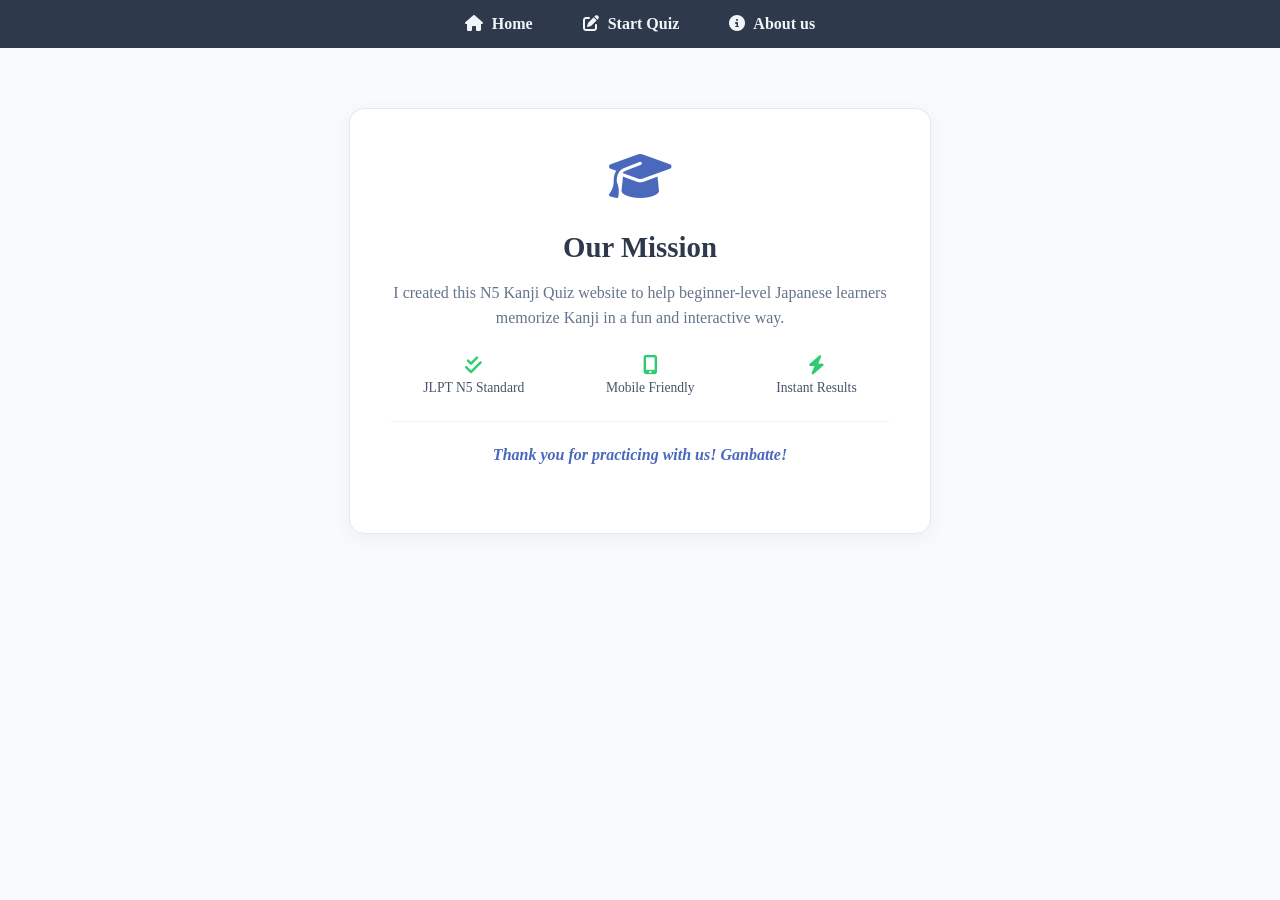
<file: about.html>
<!DOCTYPE html>
<html lang="en">
<head>
    <meta charset="UTF-8">
    <meta name="viewport" content="width=device-width, initial-scale=1.0">
    <title>About Us | N5 Kanji Quiz</title>
    <link rel="stylesheet" href="https://cdnjs.cloudflare.com/ajax/libs/font-awesome/6.4.2/css/all.min.css">
    <link rel="stylesheet" href="style.css">
</head>
<body>
    <nav class="navbar">
        <a href="index.html"><i class="fas fa-home"></i> Home</a>
        <a href="lesson.html"><i class="fas fa-pen-to-square"></i> Start Quiz</a>
        <a href="about.html"><i class="fas fa-circle-info"></i> About us</a>
    </nav>

    <div class="container about-section">
        <div class="about-card">
            <div class="about-icon">
                <i class="fas fa-graduation-cap"></i>
            </div>
            <h2>Our Mission</h2>
            <p>I created this N5 Kanji Quiz website to help beginner-level Japanese learners memorize Kanji in a fun and interactive way.</p>
            
            <div class="about-features">
                <div class="feature">
                    <i class="fas fa-check-double"></i>
                    <span>JLPT N5 Standard</span>
                </div>
                <div class="feature">
                    <i class="fas fa-mobile-screen-button"></i>
                    <span>Mobile Friendly</span>
                </div>
                <div class="feature">
                    <i class="fas fa-bolt"></i>
                    <span>Instant Results</span>
                </div>
            </div>

            <hr>
            
            <p class="thanks-note">Thank you for practicing with us! Ganbatte!</p>
        </div>
    </div>
</body>
</html>
</file>
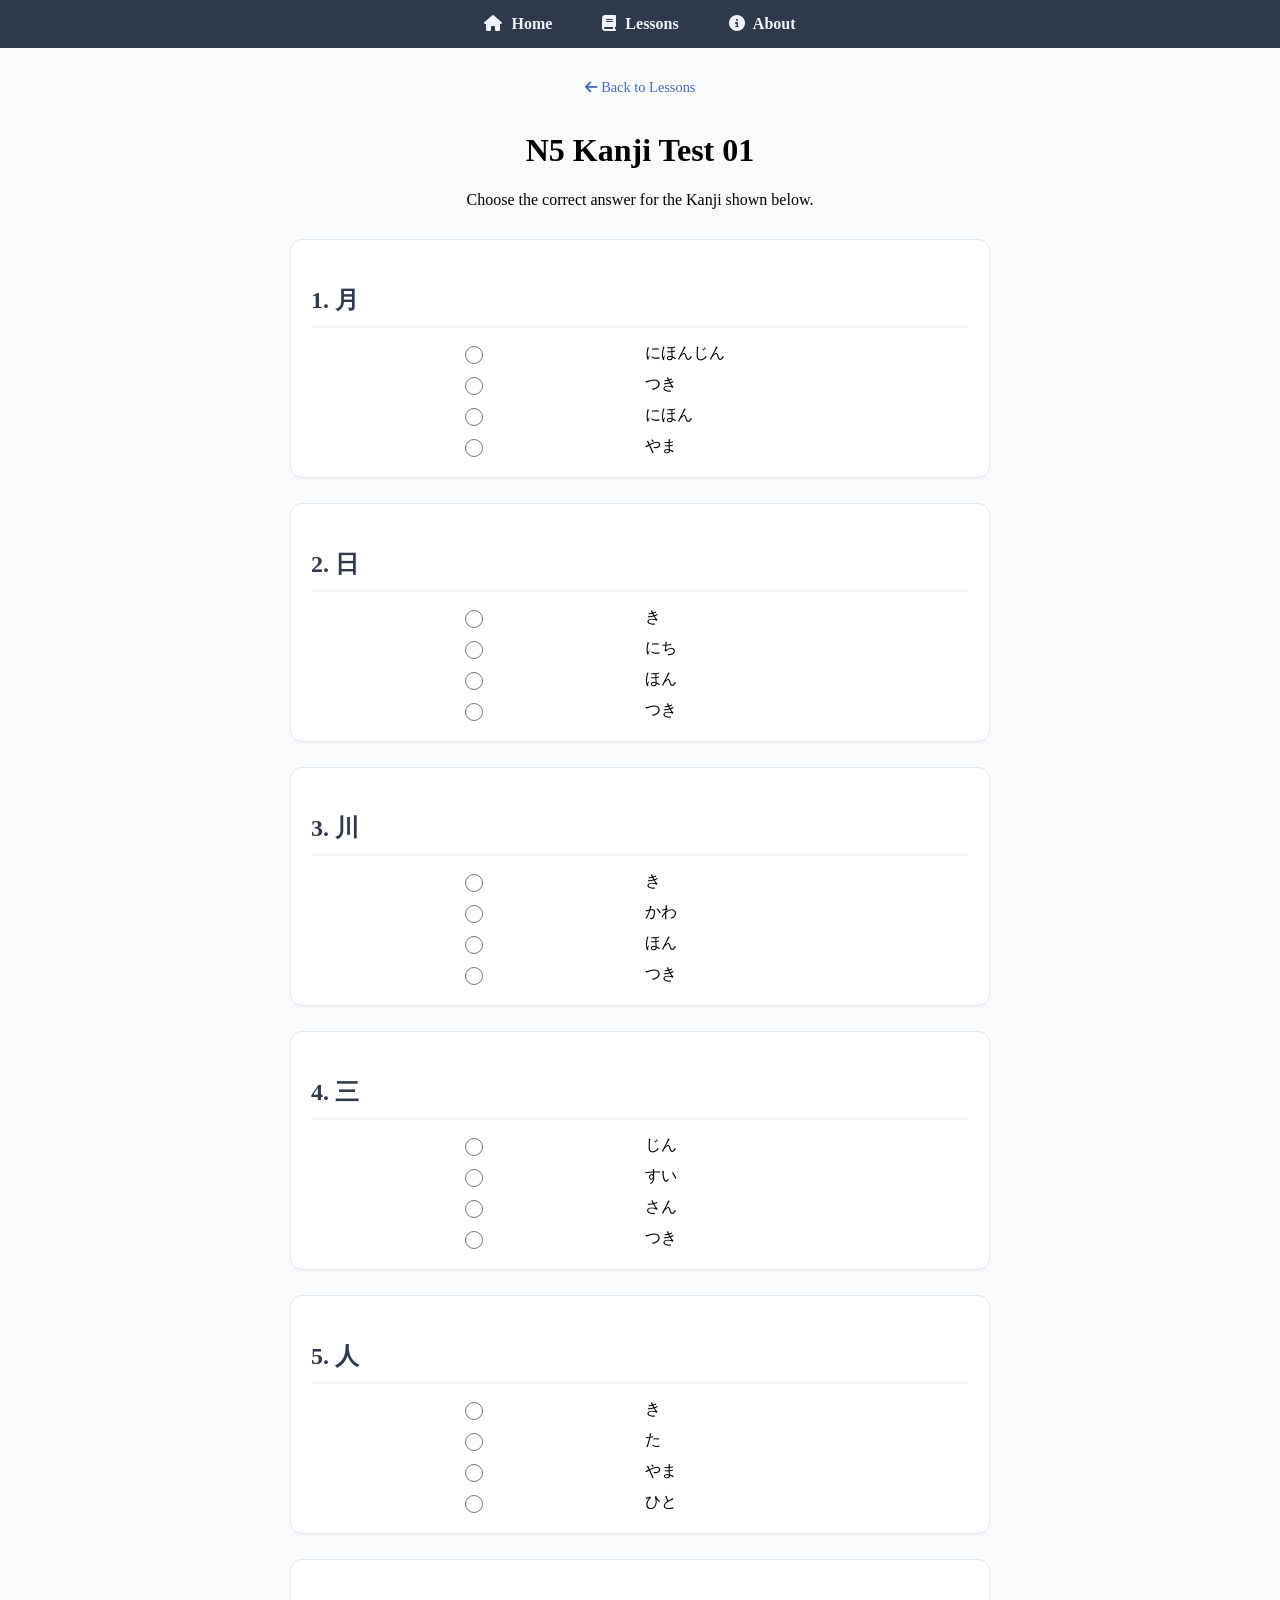
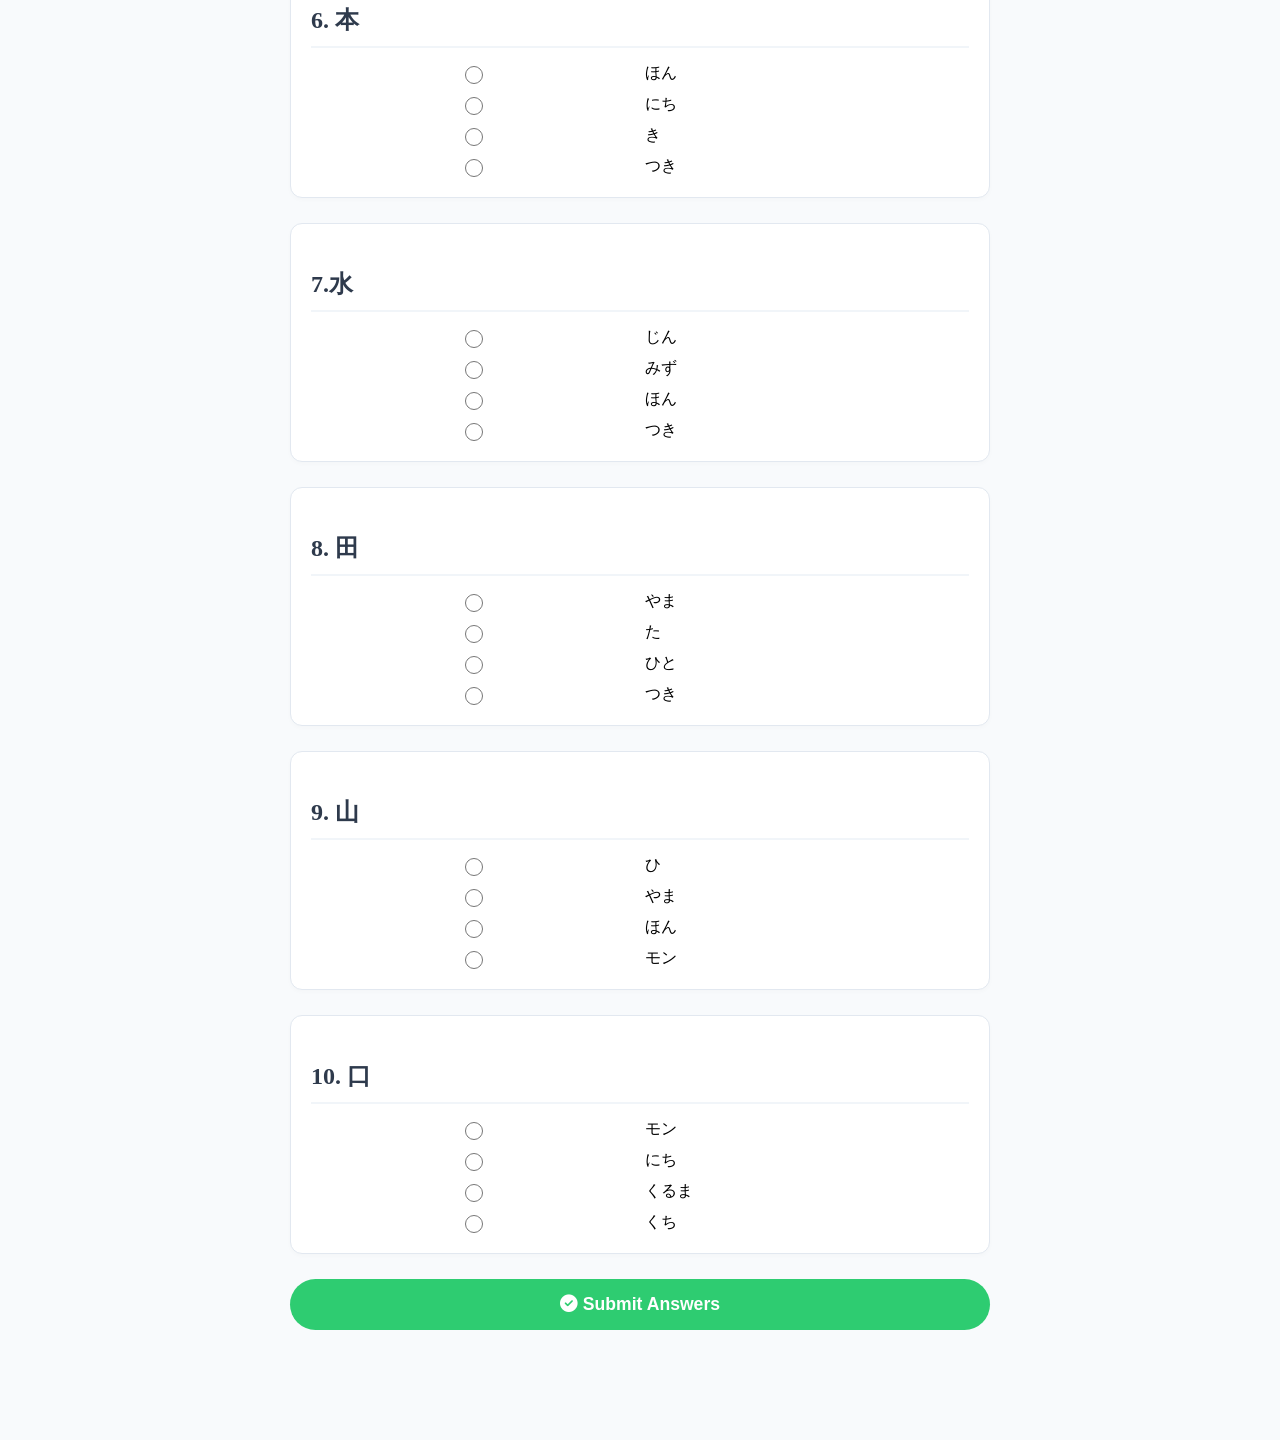
<file: test01.html>
<!DOCTYPE html>
<html lang="en">
<head>
    <meta charset="UTF-8">
    <meta name="viewport" content="width=device-width, initial-scale=1.0">
    <title>Test 01</title>
    <link rel="stylesheet" href="https://cdnjs.cloudflare.com/ajax/libs/font-awesome/6.4.2/css/all.min.css">
    <link rel="stylesheet" href="style.css">
</head>
<body>
    <nav class="navbar">
        <a href="index.html"><i class="fas fa-home"></i> Home</a>
        <a href="lesson.html"><i class="fas fa-book"></i> Lessons</a>
        <a href="about.html"><i class="fas fa-info-circle"></i> About</a>
    </nav>

    <div class="test-container">
        <div class="test-header">
            <a href="lesson.html" class="back-link"><i class="fas fa-arrow-left"></i> Back to Lessons</a>
            <h1>N5 Kanji Test 01</h1>
            <p>Choose the correct answer for the Kanji shown below.</p>
        </div>

        <div class="options">
            <div class="question-card">
                <p class="question-text">1. 月</p>
                <div class="answer-grid">
                    <input type="radio" name="1" id="q1_1"> <label for="q1_1">にほんじん</label>
                    <input type="radio" name="1" value="correct" id="q1_2"><label for="q1_2">つき</label>
                    <input type="radio" name="1" id="q1_3"><label for="q1_3">にほん</label>
                    <input type="radio" name="1" id="q1_4"><label for="q1_4">やま</label>
                </div>
            </div>

            <div class="question-card">
                <p class="question-text">2. 日</p>
                <div class="answer-grid">
                    <input type="radio" name="2" id="q2_1"><label for="q2_1">き</label>
                    <input type="radio" name="2" value="correct" id="q2_2"><label for="q2_2">にち</label>
                    <input type="radio" name="2" id="q2_3"><label for="q2_3">ほん</label>
                    <input type="radio" name="2" id="q2_4"><label for="q2_4">つき</label>
                </div>
            </div>
            <div class="question-card">
                <p class="question-text">3. 川</p>
                <div class="answer-grid">
                    <input type="radio" name="3" id="q3_1"><label for="q3_1">き</label>
                    <input type="radio" name="3" value="correct" id="q3_2"><label for="q3_2">かわ</label>
                    <input type="radio" name="3" id="q3_3"><label for="q3_3">ほん</label>
                    <input type="radio" name="3" id="q3_4"><label for="q3_4">つき</label>
                </div>
            </div>
            <div class="question-card">
                <p class="question-text">4. 三</p>
                <div class="answer-grid">
                    <input type="radio" name="4" id="q4_1"><label for="q4_1">じん</label>
                    <input type="radio" name="4" id="q4_2"><label for="q4_2">すい</label>
                    <input type="radio" name="4" value="correct" id="q4_3"><label for="q4_3">さん</label>
                    <input type="radio" name="4" id="q4_4"><label for="q4_4">つき</label>
                </div>
            </div>
            <div class="question-card">
                <p class="question-text">5. 人</p>
                <div class="answer-grid">
                    <input type="radio" name="5" id="q5_1"><label for="q5_1">き</label>
                    <input type="radio" name="5" id="q5_2"><label for="q5_2">た</label>
                    <input type="radio" name="5" id="q5_3"><label for="q5_3">やま</label>
                    <input type="radio" name="5"  value="correct" id="q5_4"><label for="q5_4">ひと</label>
                </div>
            </div>
            <div class="question-card">
                <p class="question-text">6. 本</p>
                <div class="answer-grid">
                    <input type="radio" name="6" value="correct" id="q6_1"><label for="q6_1">ほん</label>
                    <input type="radio" name="6" id="q6_2"><label for="q6_2">にち</label>
                    <input type="radio" name="6" id="q6_3"><label for="q6_3">き</label>
                    <input type="radio" name="6" id="q6_4"><label for="q6_4">つき</label>
                </div>
            </div>
            <div class="question-card">
                <p class="question-text">7.水 </p>
                <div class="answer-grid">
                    <input type="radio" name="7" id="q7_1"><label for="q7_1">じん</label>
                    <input type="radio" name="7" value="correct" id="q7_2"><label for="q7_2">みず</label>
                    <input type="radio" name="7" id="q7_3"><label for="q7_3">ほん</label>
                    <input type="radio" name="7" id="q7_4"><label for="q7_4">つき</label>
                </div>
            </div>
            <div class="question-card">
                <p class="question-text">8. 田</p>
                <div class="answer-grid">
                    <input type="radio" name="8" id="q8_1"><label for="q8_1">やま</label>
                    <input type="radio" name="8" value="correct" id="q8_2"><label for="q8_2">た</label>
                    <input type="radio" name="8" id="q8_3"><label for="q8_3">ひと</label>
                    <input type="radio" name="8" id="q8_4"><label for="q8_4">つき</label>
                </div>
            </div>
            <div class="question-card">
                <p class="question-text">9. 山</p>
                <div class="answer-grid">
                    <input type="radio" name="9" id="q9_1"><label for="q9_1">ひ</label>
                    <input type="radio" name="9" value="correct" id="q9_2"><label for="q9_2">やま</label>
                    <input type="radio" name="9" id="q9_3"><label for="q9_3">ほん</label>
                    <input type="radio" name="9" id="q9_4"><label for="q9_4">モン</label>
                </div>
            </div>
    
            <div class="question-card">
                <p class="question-text">10. 口</p>
                <div class="answer-grid">
                    <input type="radio" name="10" id="q10_1"><label for="q10_1">モン</label>
                    <input type="radio" name="10" id="q10_2"><label for="q10_2">にち</label>
                    <input type="radio" name="10" id="q10_3"><label for="q10_3">くるま</label>
                    <input type="radio" name="10" value="correct" id="q10_4"><label for="q10_4">くち</label>
                </div>
            </div>
        </div>    

        <div class="submit-section">
            <button type="button" id="submit-btn" class="main-submit-btn">
                <i class="fas fa-check-circle"></i> Submit Answers
            </button>
            <div id="result"></div>
        </div>
    </div>

    <script src="quiz.js"></script>
</body>
</html>
</file>
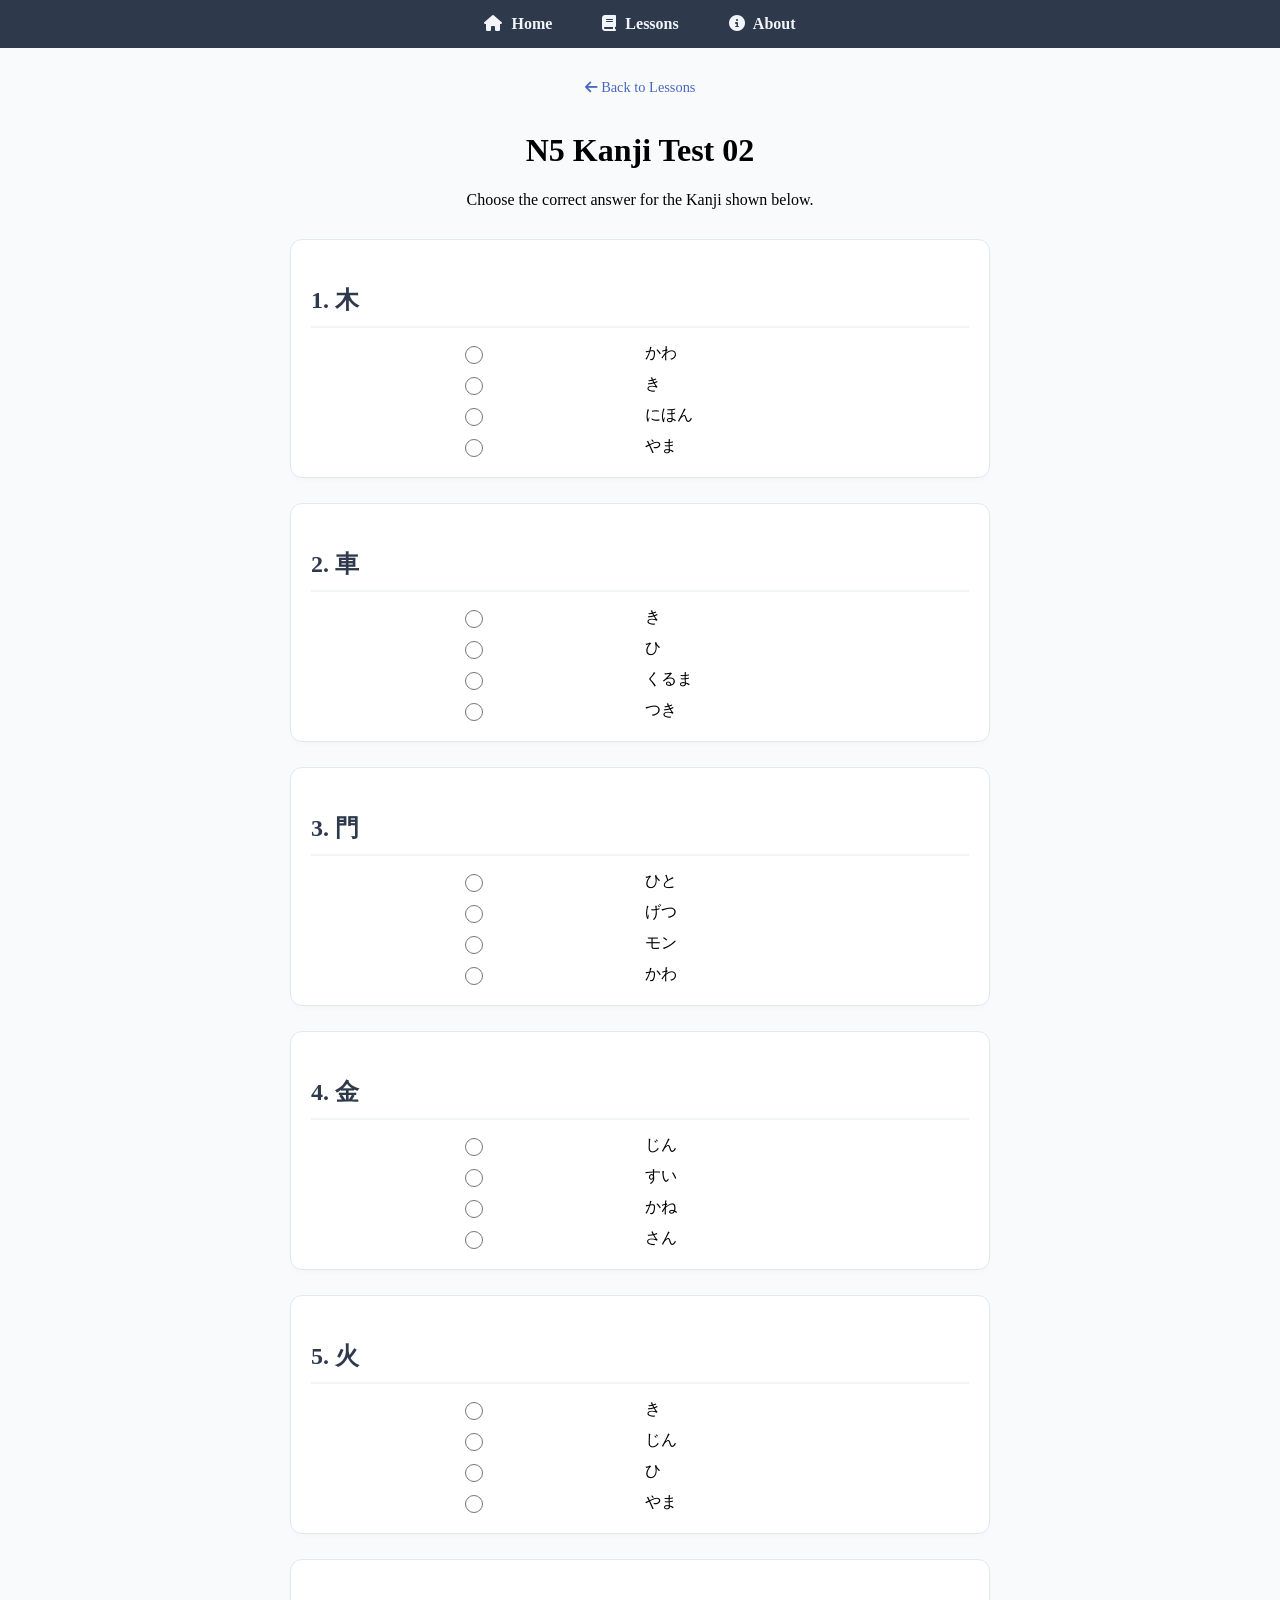
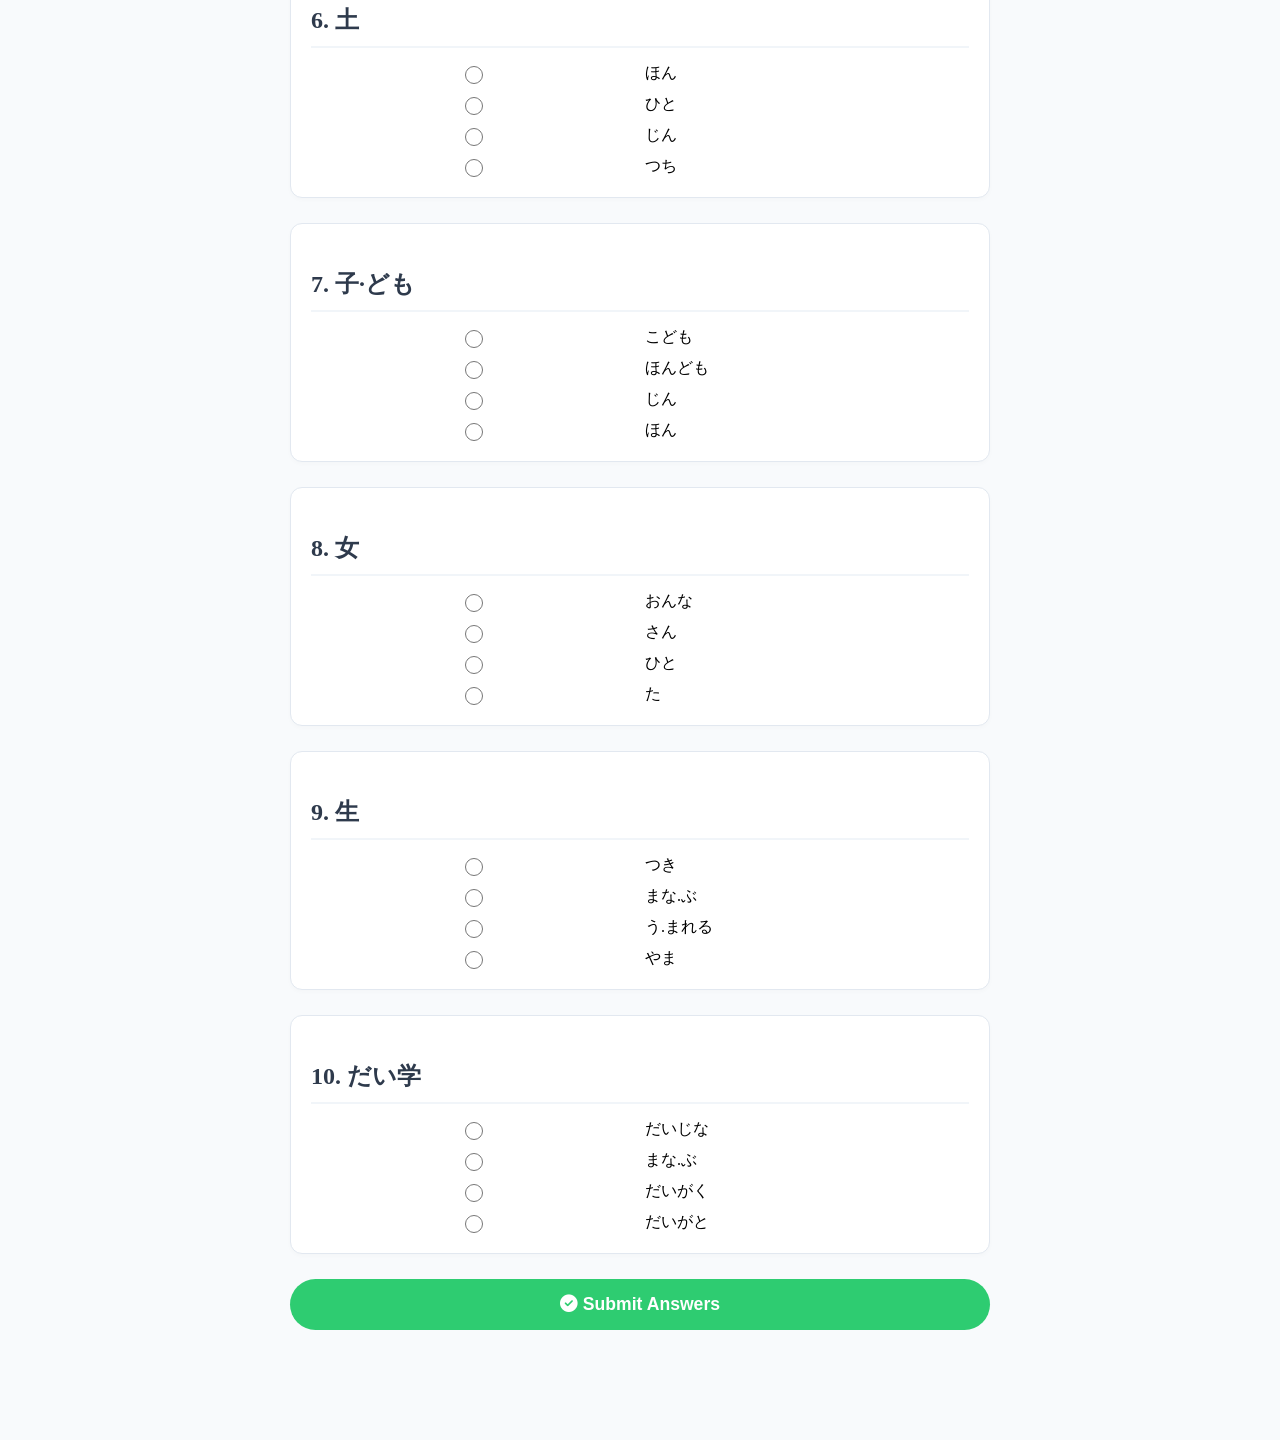
<file: test02.html>
<!DOCTYPE html>
<html lang="en">
<head>
    <meta charset="UTF-8">
    <meta name="viewport" content="width=device-width, initial-scale=1.0">
    <title>Test 02</title>
    <link rel="stylesheet" href="https://cdnjs.cloudflare.com/ajax/libs/font-awesome/6.4.2/css/all.min.css">
    <link rel="stylesheet" href="style.css">
</head>
<body>
    <nav class="navbar">
        <a href="index.html"><i class="fas fa-home"></i> Home</a>
        <a href="lesson.html"><i class="fas fa-book"></i> Lessons</a>
        <a href="about.html"><i class="fas fa-info-circle"></i> About</a>
    </nav>

    <div class="test-container">
        <div class="test-header">
            <a href="lesson.html" class="back-link"><i class="fas fa-arrow-left"></i> Back to Lessons</a>
            <h1>N5 Kanji Test 02</h1>
            <p>Choose the correct answer for the Kanji shown below.</p>
        </div>

        <div class="options">
            <div class="question-card">
                <p class="question-text">1. 木</p>
                <div class="answer-grid">
                    <input type="radio" id="q1_1" name="1"><label for="q1_1">かわ</label>
                    <input type="radio" value="correct" id="q1_2" name="1"><label for="q1_2">き</label>
                    <input type="radio" id="q1_3" name="1"><label for="q1_3">にほん</label>
                    <input type="radio" id="q1_4" name="1"><label for="q1_4">やま</label>
                </div>
            </div>
            <div class="question-card">
                <p class="question-text">2. 車</p>
                <div class="answer-grid">
                    <input type="radio" name="2" id="q2_1"><label for="q2_1">き</label>
                    <input type="radio" name="2" id="q2_2"><label for="q2_2">ひ</label>
                    <input type="radio" name="2" value="correct" id="q2_3"><label for="q2_3">くるま</label>
                    <input type="radio" name="2" id="q2_4"><label for="q2_4">つき</label>
                </div>
            </div>

            <div class="question-card">
                <p class="question-text">3. 門</p>
                <div class="answer-grid">
                    <input type="radio" name="3" id="q3_1"><label for="q3_1">ひと</label>
                    <input type="radio" name="3" id="q3_2"><label for="q3_2">げつ</label>
                    <input type="radio" name="3" value="correct" id="q3_3"><label for="q3_3">モン</label>
                    <input type="radio" name="3" id="q3_4"><label for="q3_4">かわ</label>
                </div>
            </div>

            <div class="question-card">
                <p class="question-text">4. 金</p>
                <div class="answer-grid">
                    <input type="radio" name="4" id="q4_1"><label for="q4_1">じん</label>
                    <input type="radio" name="4" id="q4_2"><label for="q4_2">すい</label>
                    <input type="radio" name="4" value="correct" id="q4_3"><label for="q4_3">かね</label>
                    <input type="radio" name="4" id="q4_4"><label for="q4_4">さん</label>
                </div>
            </div>

            <div class="question-card">
                <p class="question-text">5. 火</p>
                <div class="answer-grid">
                    <input type="radio" name="5" id="q5_1"><label for="q5_1">き</label>
                    <input type="radio" name="5" id="q5_2"><label for="q5_2">じん</label>
                    <input type="radio" name="5" value="correct" id="q5_3"><label for="q5_3">ひ</label>
                    <input type="radio" name="5" id="q5_4"><label for="q5_4">やま</label>
                </div>
            </div>

            <div class="question-card">
                <p class="question-text">6. 土</p>
                <div class="answer-grid">
                    <input type="radio" name="6" id="q6_1"><label for="q6_1">ほん</label>
                    <input type="radio" name="6" id="q6_2"><label for="q6_2">ひと</label>
                    <input type="radio" name="6" id="q6_3"><label for="q6_3">じん</label>
                    <input type="radio" name="6" value="correct" id="q6_4"><label for="q6_4">つち</label>
                </div>
            </div>

            <div class="question-card">
                <p class="question-text">7. 子·ども</p>
                <div class="answer-grid">
                    <input type="radio" name="7" value="correct" id="q7_1"><label for="q7_1">こども</label>
                    <input type="radio" name="7" id="q7_2"><label for="q7_2">ほんども</label>
                    <input type="radio" name="7" id="q7_3"><label for="q7_3">じん</label>
                    <input type="radio" name="7" id="q7_4"><label for="q7_4">ほん</label>
                </div>
            </div>

            <div class="question-card">
                <p class="question-text">8. 女</p>
                <div class="answer-grid">
                    <input type="radio" name="8" value="correct" id="q8_1"><label for="q8_1">おんな</label>
                    <input type="radio" name="8" id="q8_2"><label for="q8_2"> さん</label>
                    <input type="radio" name="8" id="q8_3"><label for="q8_3">ひと</label>
                    <input type="radio" name="8" id="q8_4"><label for="q8_4">た</label>
                </div>
            </div>

            <div class="question-card">
                <p class="question-text">9. 生</p>
                <div class="answer-grid">
                    <input type="radio" name="9" id="q9_1"><label for="q9_1">つき</label>
                    <input type="radio" name="9" id="q9_2"> <label for="q9_2">まな.ぶ</label>
                    <input type="radio" name="9" value="correct" id="q9_3"><label for="q9_3">う.まれる</label>
                    <input type="radio" name="9" id="q9_4"><label for="q9_4">やま</label>
                </div>
            </div>

            <div class="question-card">
                <p class="question-text">10. だい学</p>
                <div class="answer-grid">
                    <input type="radio" name="10" id="q10_1"><label for="q10_1">だいじな</label>
                    <input type="radio" name="10" id="q10_2"><label for="q10_2">まな.ぶ</label>
                    <input type="radio" name="10" value="correct" id="q10_3"><label for="q10_3">だいがく</label>
                    <input type="radio" name="10" id="q10_4"><label for="q10_4">だいがと</label>
                </div>
            </div>
        </div>

        <div class="submit-section">
            <button type="button" id="submit-btn" class="main-submit-btn">
                <i class="fas fa-check-circle"></i> Submit Answers
            </button>
            <div id="result"></div>
        </div>
    </div>

    <script src="quiz.js"></script>
</body>
</html>
</file>
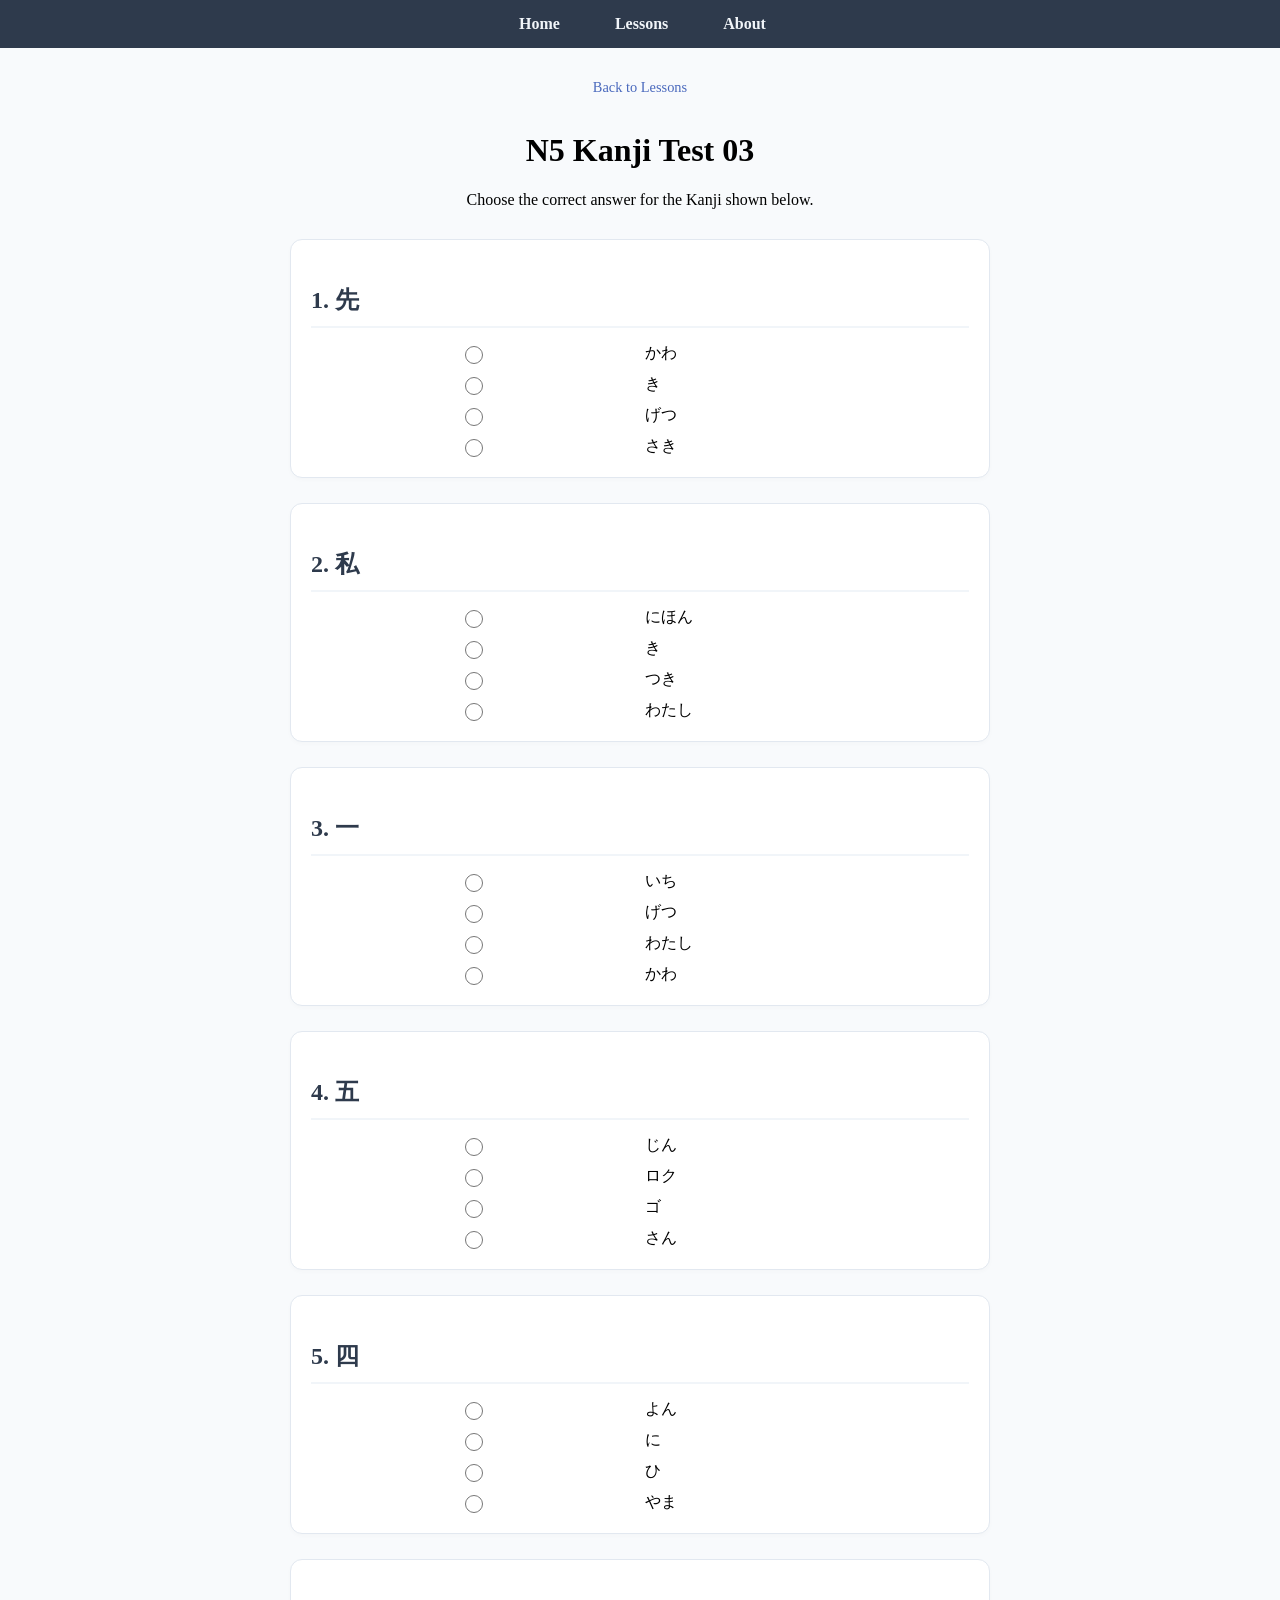
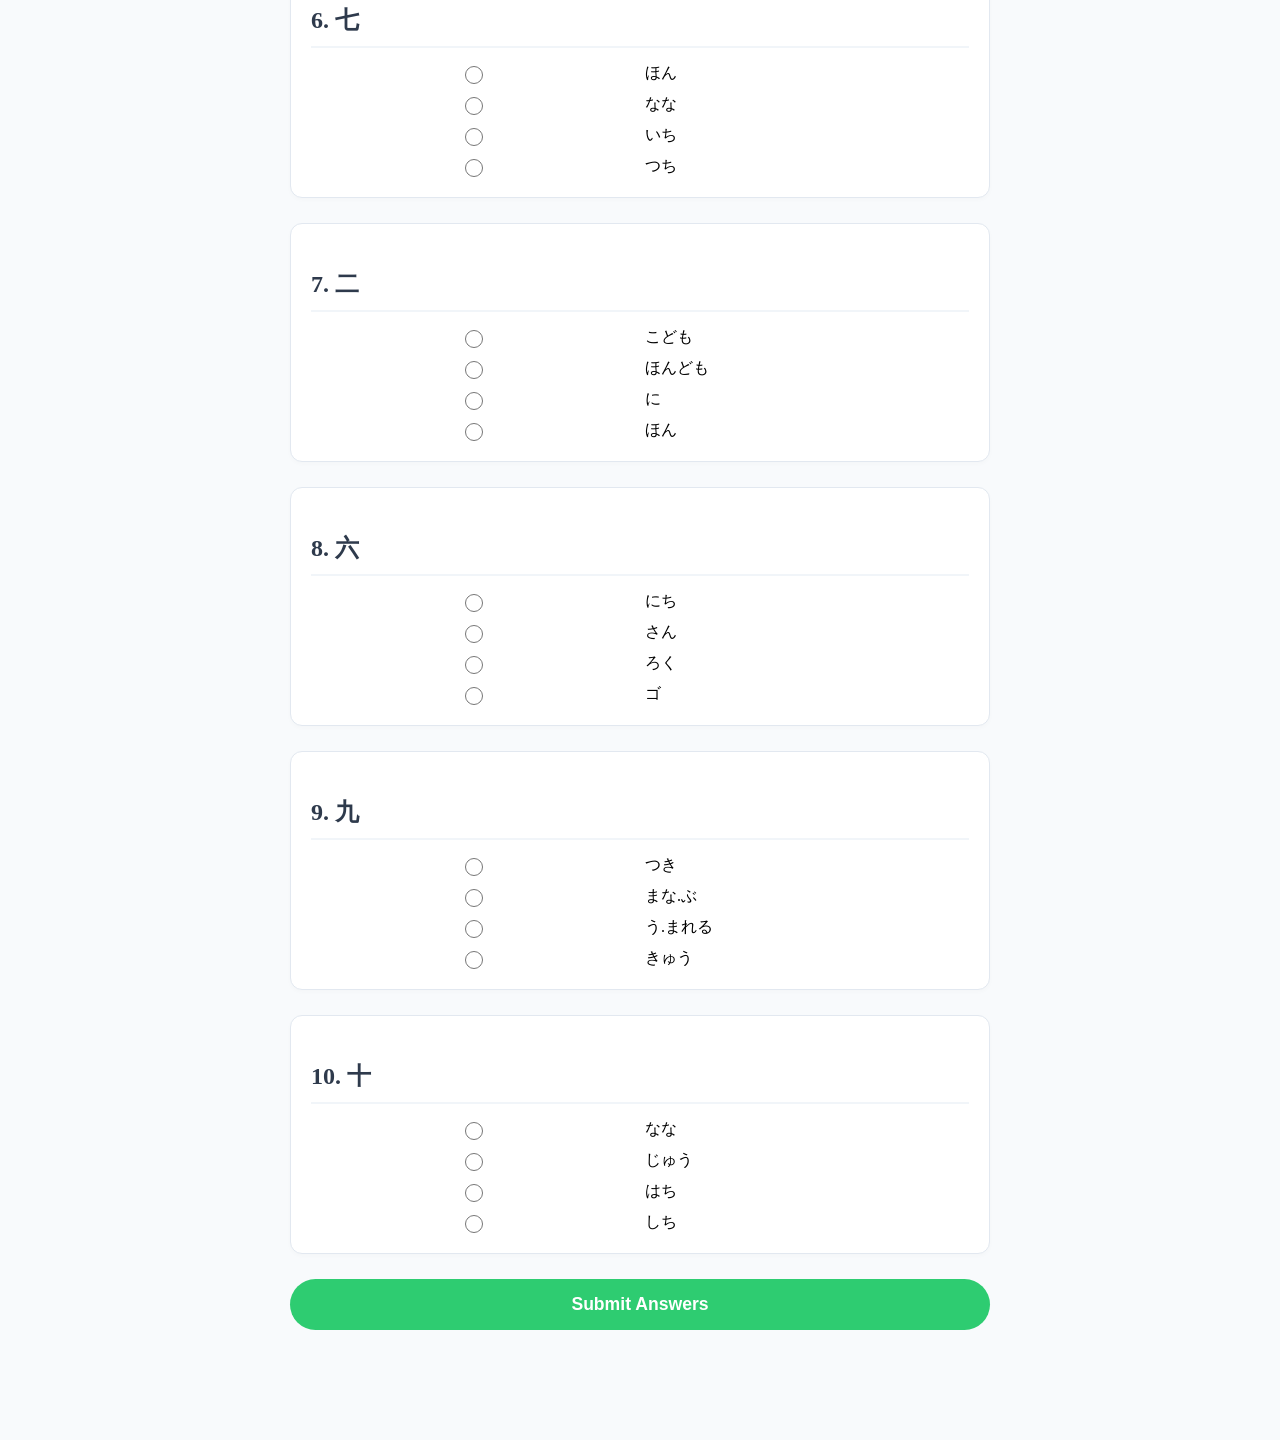
<file: test03.html>
<!DOCTYPE html>
<html lang="en">
<head>
    <meta charset="UTF-8">
    <meta name="viewport" content="width=device-width, initial-scale=1.0">
    <title>Test 03</title>
    <link rel="stylesheet" href="style.css">
</head>
<body>
    
    <nav class="navbar">
        <a href="index.html"><i class="fas fa-home"></i> Home</a>
        <a href="lesson.html"><i class="fas fa-book"></i> Lessons</a>
        <a href="about.html"><i class="fas fa-info-circle"></i> About</a>
    </nav>

   <div class="test-container">
        <div class="test-header">
            <a href="lesson.html" class="back-link"><i class="fas fa-arrow-left"></i> Back to Lessons</a>
            <h1>N5 Kanji Test 03</h1>
            <p>Choose the correct answer for the Kanji shown below.</p>
        </div>

        <div class="options">
            <div class="question-card">
                <p class="question-text"> 1. 先</p>
                <div class="answer-grid">
                    <input type="radio" id="q1_1" name="1"><label for="q1_1">かわ</label>
                    <input type="radio" id="q1_2" name="1"><label for="q1_2">き</label>
                    <input type="radio" id="q1_3" name="1"><label for="q1_3">げつ</label>
                    <input type="radio" id="q1_4" value="correct" name="1"><label for="q1_4">さき</label>
                </div>       
            </div>

            <div class="question-card">
                <p class="question-text"> 2. 私</p>
                <div class="answer-grid">
                    <input type="radio" name="2" id="q2_2"><label for="q2_2">にほん</label>
                    <input type="radio" name="2" id="q2_1"><label for="q2_1">き</label>
                    <input type="radio" name="2" id="q2_4"><label for="q2_4">つき</label>
                    <input type="radio" name="2" value="correct" id="q2_3"><label for="q2_3">わたし</label>
                    
                </div>
            </div>

            <div class="question-card">
                <p class="question-text"> 3. 一</p>
                <div class="answer-grid">
                    <input type="radio" name="3" value="correct" id="q3_1"><label for="q3_1">いち</label>
                    <input type="radio" name="3" id="q3_2"><label for="q3_2">げつ</label>
                    <input type="radio" name="3" id="q3_3"><label for="q3_3">わたし</label>
                    <input type="radio" name="3" id="q3_4"><label for="q3_4">かわ</label>
                </div>
            </div>
            <div class="question-card">
                <p class="question-text"> 4. 五</p>
                <div class="answer-grid">
                    <input type="radio" name="4" id="q4_1"><label for="q4_1">じん</label>
                    <input type="radio" name="4" id="q4_2"><label for="q4_2">ロク</label>
                    <input type="radio" name="4" value="correct" id="q4_3"><label for="q4_3">ゴ</label>
                    <input type="radio" name="4" id="q4_4"><label for="q4_4">さん</label>
                </div>
            </div>

            <div class="question-card">
                <p class="question-text"> 5. 四</p>
                <div class="answer-grid">
                    <input type="radio" name="5" value="correct" id="q5_1"><label for="q5_1">よん</label>
                    <input type="radio" name="5" id="q5_2"><label for="q5_2">に</label>
                    <input type="radio" name="5" id="q5_3"><label for="q5_3">ひ</label>
                    <input type="radio" name="5" id="q5_4"><label for="q5_4">やま</label>
                </div>
            </div>

            <div class="question-card">
                <p class="question-text"> 6. 七</p>
                <div class="answer-grid">
                    <input type="radio" name="6" id="q6_1"><label for="q6_1">ほん</label>
                    <input type="radio" name="6" value="correct" id="q6_2"><label for="q6_2">なな</label>
                    <input type="radio" name="6" id="q6_3"><label for="q6_3">いち</label>
                    <input type="radio" name="6" id="q6_4"><label for="q6_4">つち</label>
                </div>
            </div>

            <div class="question-card">
                <p class="question-text"> 7. 二</p>
                <div class="answer-grid">
                    <input type="radio" name="7" id="q7_1"><label for="q7_1">こども</label>
                    <input type="radio" name="7" id="q7_2"><label for="q7_2">ほんども</label>
                    <input type="radio" name="7" value="correct" id="q7_3"><label for="q7_3">に</label>
                    <input type="radio" name="7" id="q7_4"><label for="q7_4">ほん</label>
                </div>
            </div>
            
            <div class="question-card">
                <p class="question-text"> 8. 六</p>
                <div class="answer-grid">
                    <input type="radio" name="8" id="q8_1"><label for="q8_1">にち</label>
                    <input type="radio" name="8" id="q8_2"><label for="q8_2"> さん</label>
                    <input type="radio" name="8" value="correct" id="q8_3"><label for="q8_3">ろく</label>
                    <input type="radio" name="8" id="q8_4"><label for="q8_4">ゴ</label>
                </div>
            </div>

            <div class="question-card">
                <p class="question-text"> 9. 九</p>
                <div class="answer-grid">
                    <input type="radio" name="9" id="q9_1"><label for="q9_1">つき</label>
                    <input type="radio" name="9" id="q9_2"> <label for="q9_2">まな.ぶ</label>
                    <input type="radio" name="9" id="q9_3"><label for="q9_3">う.まれる</label>
                    <input type="radio" name="9" value="correct" id="q9_4"><label for="q9_4">きゅう</label>
                </div>
            </div>

            <div class="question-card">
                <p class="question-text"> 10. 十</p>
                <div class="answer-grid">
                    <input type="radio" name="10" id="q10_1"><label for="q10_1">なな</label>
                    <input type="radio" name="10" value="correct" id="q10_2"><label for="q10_2">じゅう</label>
                    <input type="radio" name="10" id="q10_3"><label for="q10_3">はち</label>
                    <input type="radio" name="10" id="q10_4"><label for="q10_4">しち</label>
                </div>
            </div>
        </div>

        <div class="submit-section">
            <button type="button" id="submit-btn" class="main-submit-btn">
                <i class="fas fa-check-circle"></i> Submit Answers
            </button>
            <div id="result"></div>
        </div>
    </div>
</body>
<script src="quiz.js"></script>
</html>
</file>
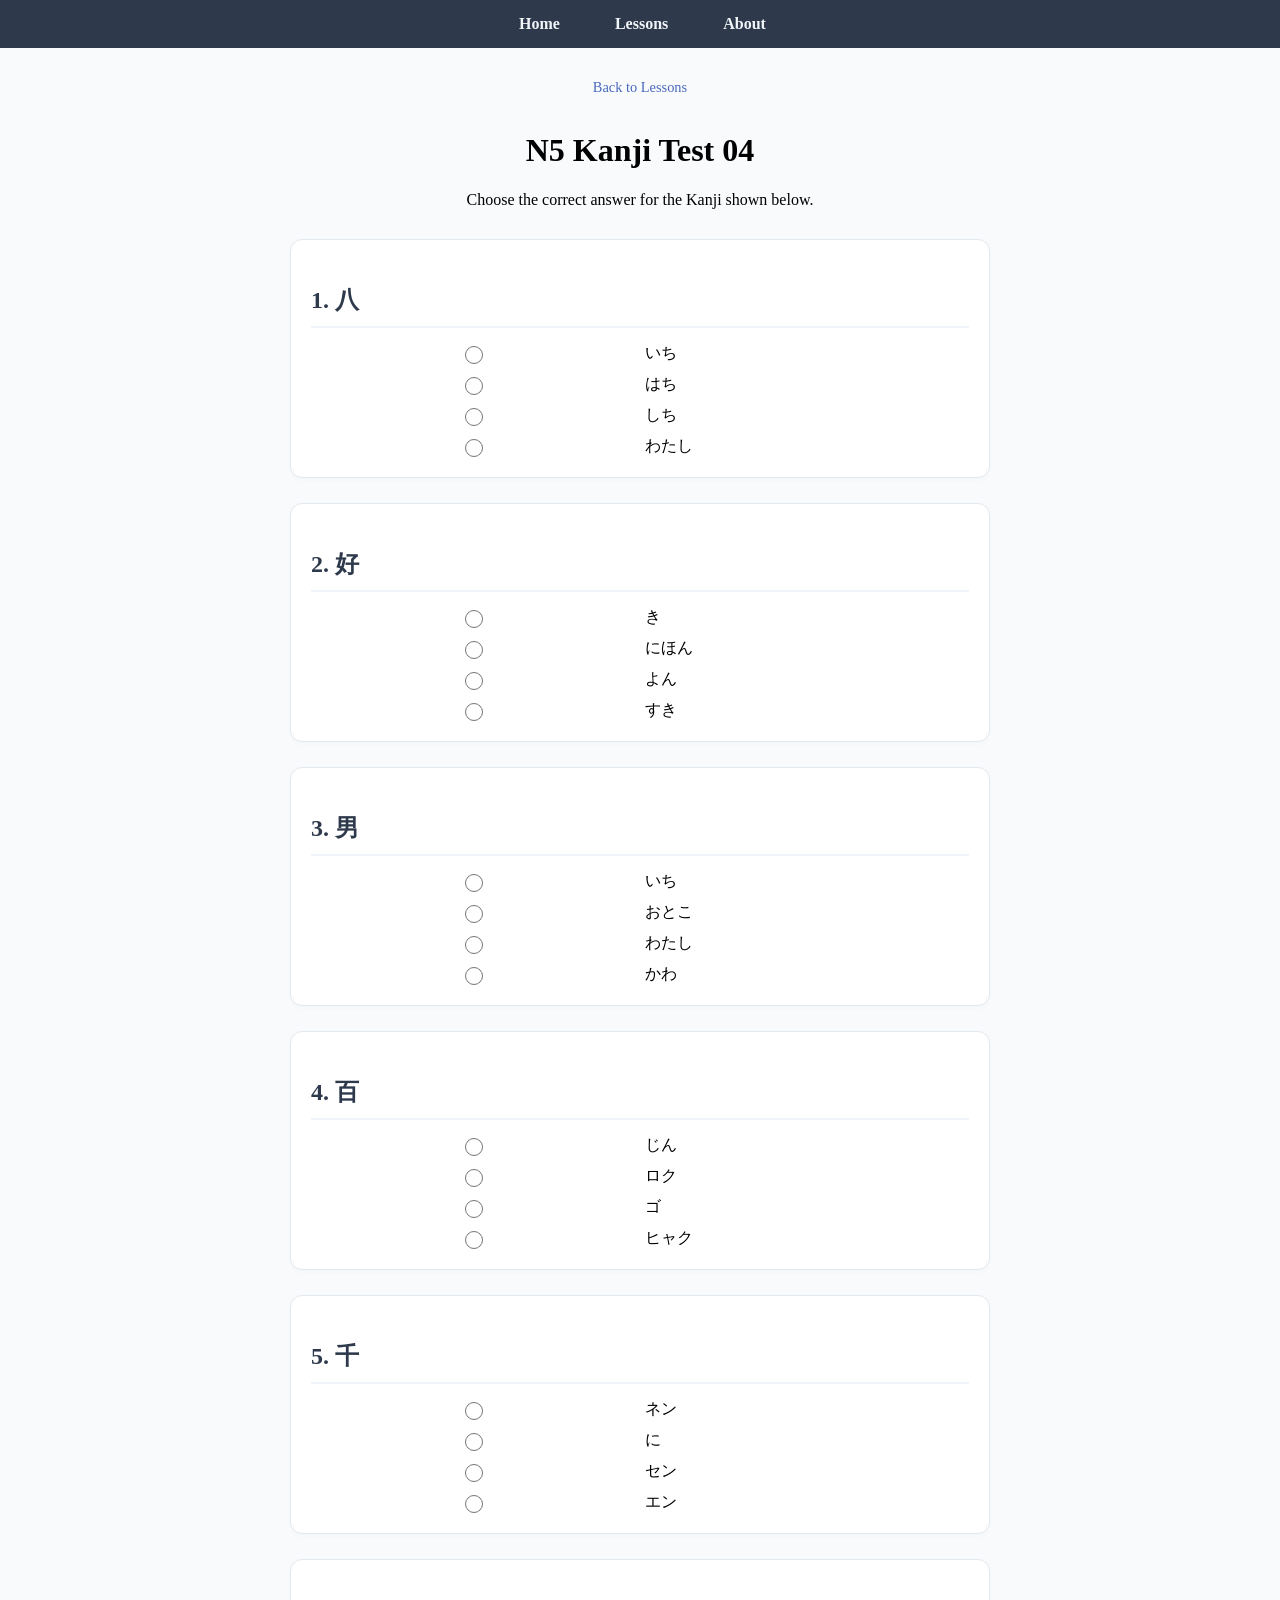
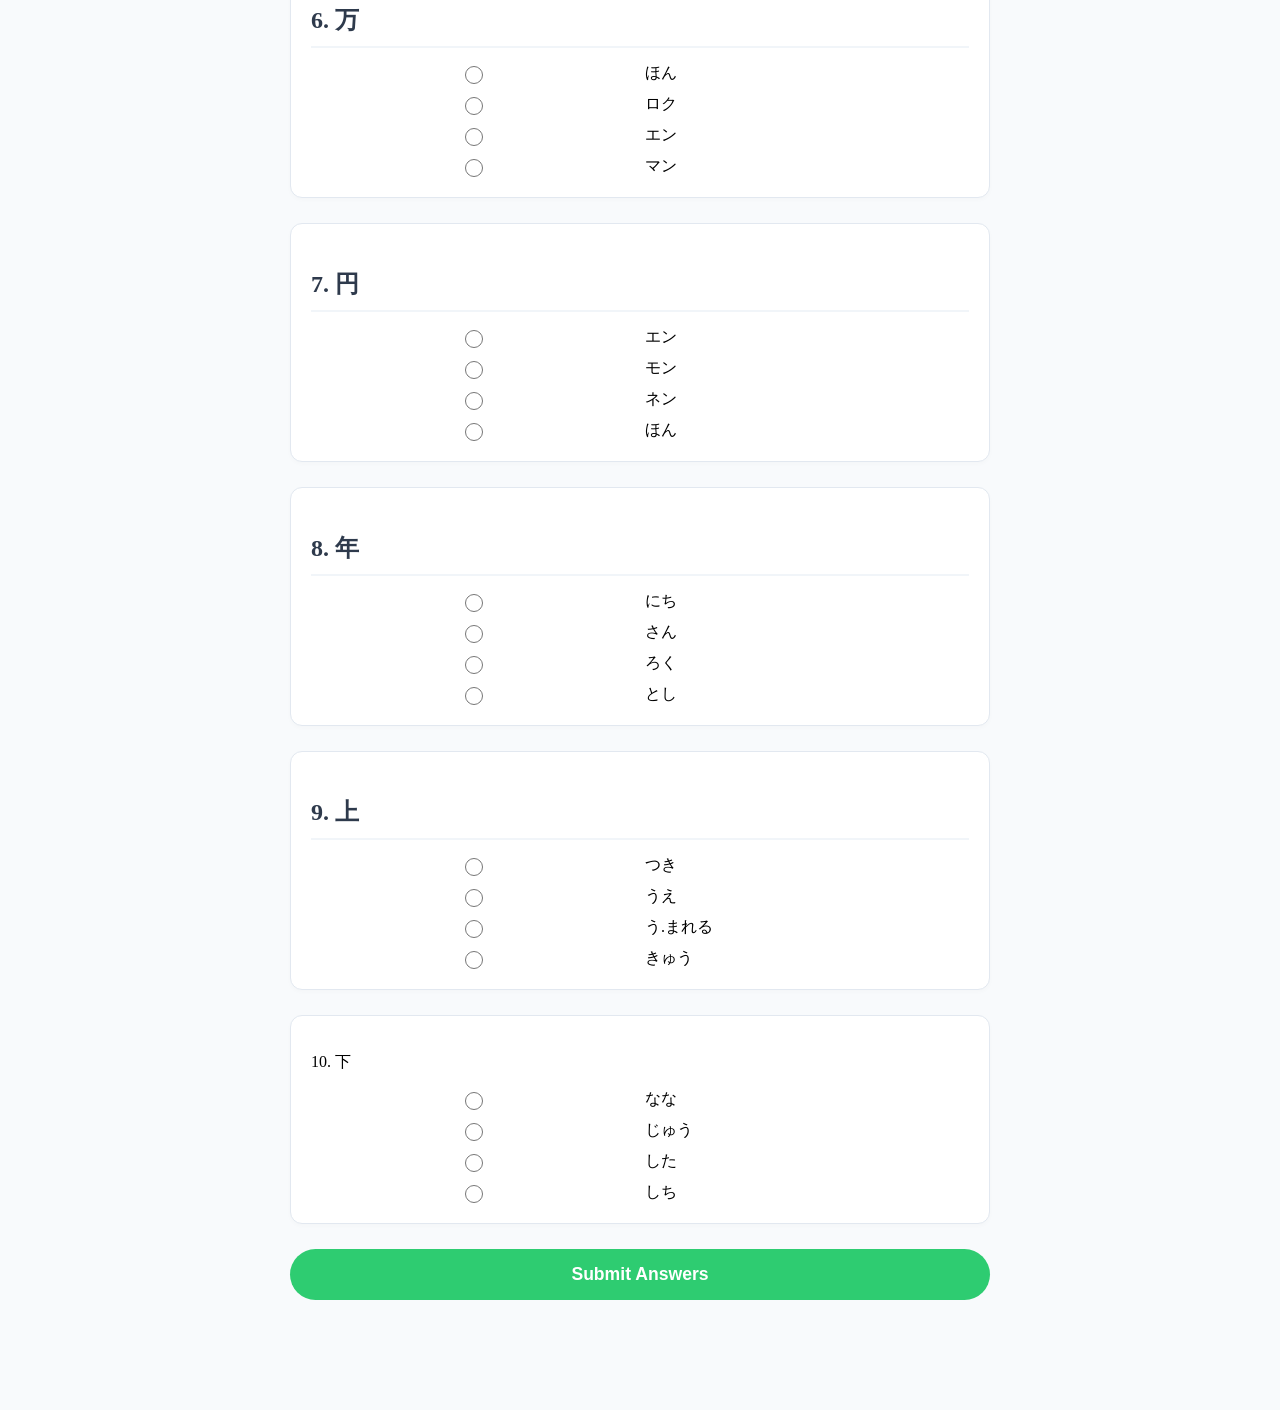
<file: test04.html>
<!DOCTYPE html>
<html lang="en">
<head>
    <meta charset="UTF-8">
    <meta name="viewport" content="width=device-width, initial-scale=1.0">
    <title>Test 04</title>
    <link rel="stylesheet" href="style.css">
</head>
<body>
    <nav class="navbar">
        <a href="index.html"><i class="fas fa-home"></i> Home</a>
        <a href="lesson.html"><i class="fas fa-book"></i> Lessons</a>
        <a href="about.html"><i class="fas fa-info-circle"></i> About</a>
    </nav>

   <div class="test-container">
        <div class="test-header">
            <a href="lesson.html" class="back-link"><i class="fas fa-arrow-left"></i> Back to Lessons</a>
            <h1>N5 Kanji Test 04</h1>
            <p>Choose the correct answer for the Kanji shown below.</p>
        </div>
        <div class="options">
            <div class="question-card">
                <p class="question-text"> 1. 八</p>
                <div class="answer-grid">
                    <input type="radio" id="q1_1" name="1"><label for="q1_1">いち</label>
                    <input type="radio" id="q1_2" name="1"><label for="q1_2">はち</label>
                    <input type="radio" id="q1_3" value="correct" name="1"><label for="q1_3">しち</label>
                    <input type="radio" id="q1_4" name="1"><label for="q1_4">わたし</label>
                </div>
            </div>

            <div class="question-card">
                <p class="question-text"> 2. 好</p>
                <div class="answer-grid">
                    <input type="radio" name="2" id="q2_1"><label for="q2_1">き</label>
                    <input type="radio" name="2" id="q2_2"><label for="q2_2">にほん</label>
                    <input type="radio" name="2" id="q2_3"><label for="q2_3">よん</label>
                    <input type="radio" name="2" value="correct" id="q2_4"><label for="q2_4">すき</label>
                </div>
            </div>

            <div class="question-card">
                <p class="question-text"> 3. 男</p>
                <div class="answer-grid">
                    <input type="radio" name="3" id="q3_1"><label for="q3_1">いち</label>
                    <input type="radio" name="3" value="correct" id="q3_2"><label for="q3_2">おとこ</label>
                    <input type="radio" name="3" id="q3_3"><label for="q3_3">わたし</label>
                    <input type="radio" name="3" id="q3_4"><label for="q3_4">かわ</label>
                </div>
            </div>

            <div class="question-card">
                <p class="question-text"> 4. 百</p>
                <div class="answer-grid">
                    <input type="radio" name="4" id="q4_1"><label for="q4_1">じん</label>
                    <input type="radio" name="4" id="q4_2"><label for="q4_2">ロク</label>
                    <input type="radio" name="4" id="q4_3"><label for="q4_3">ゴ</label>
                    <input type="radio" name="4" value="correct" id="q4_4"><label for="q4_4">ヒャク</label>
                </div>
            </div>
    
            <div class="question-card">
                <p class="question-text"> 5. 千</p>
                <div class="answer-grid">
                    <input type="radio" name="5" id="q5_1"><label for="q5_1">ネン</label>
                    <input type="radio" name="5" id="q5_2"><label for="q5_2">に</label>
                    <input type="radio" name="5" value="correct" id="q5_3"><label for="q5_3">セン</label>
                    <input type="radio" name="5" id="q5_4"><label for="q5_4">エン</label>
                </div>
            </div>

            <div class="question-card">
                <p class="question-text"> 6. 万</p>
                <div class="answer-grid">
                    <input type="radio" name="6" id="q6_1"><label for="q6_1">ほん</label>
                    <input type="radio" name="6" id="q6_2"><label for="q6_2">ロク</label>
                    <input type="radio" name="6" id="q6_3"><label for="q6_3">エン</label>
                    <input type="radio" name="6" value="correct" id="q6_4"><label for="q6_4">マン</label>
                </div>
            </div>

            <div class="question-card">
                <p class="question-text"> 7. 円</p>
                <div class="answer-grid">
                    <input type="radio" name="7" value="correct" id="q7_1"><label for="q7_1">エン</label>
                    <input type="radio" name="7" id="q7_2"><label for="q7_2">モン</label>
                    <input type="radio" name="7" id="q7_3"><label for="q7_3">ネン</label>
                    <input type="radio" name="7" id="q7_4"><label for="q7_4">ほん</label>
                </div>
            </div>

            <div class="question-card">
                <p class="question-text"> 8. 年</p>
                <div class="answer-grid">
                    <input type="radio" name="8" id="q8_1"><label for="q8_1">にち</label>
                    <input type="radio" name="8" id="q8_2"><label for="q8_2"> さん</label>
                    <input type="radio" name="8" id="q8_3"><label for="q8_3">ろく</label>
                    <input type="radio" name="8" value="correct" id="q8_4"><label for="q8_4">とし</label>
                </div>
            </div>

            <div class="question-card">   
                <p class="question-text"> 9. 上</p>
                <div class="answer-grid">
                    <input type="radio" name="9" id="q9_1"><label for="q9_1">つき</label>
                    <input type="radio" name="9" value="correct" id="q9_2"> <label for="q9_2">うえ</label>
                    <input type="radio" name="9" id="q9_3"><label for="q9_3">う.まれる</label>
                    <input type="radio" name="9" id="q9_4"><label for="q9_4">きゅう</label>
                </div>
            </div>

            <div class="question-card">
                <p class="answer-grid"> 10. 下</p>
                <div class=" answer-grid">
                    <input type="radio" name="10" id="q10_1"><label for="q10_1">なな</label>
                    <input type="radio" name="10" id="q10_2"><label for="q10_2">じゅう</label>
                    <input type="radio" name="10" value="correct" id="q10_3"><label for="q10_3">した</label>
                    <input type="radio" name="10" id="q10_4"><label for="q10_4">しち</label>

                </div>
            </div>
        </div>

        <div class="submit-section">
            <button type="button" id="submit-btn" class="main-submit-btn">
                <i class="fas fa-check-circle"></i> Submit Answers
            </button>
            <div id="result"></div>
        </div>
    </div>
    
</body>
<script src="quiz.js"></script>
</html>
</file>
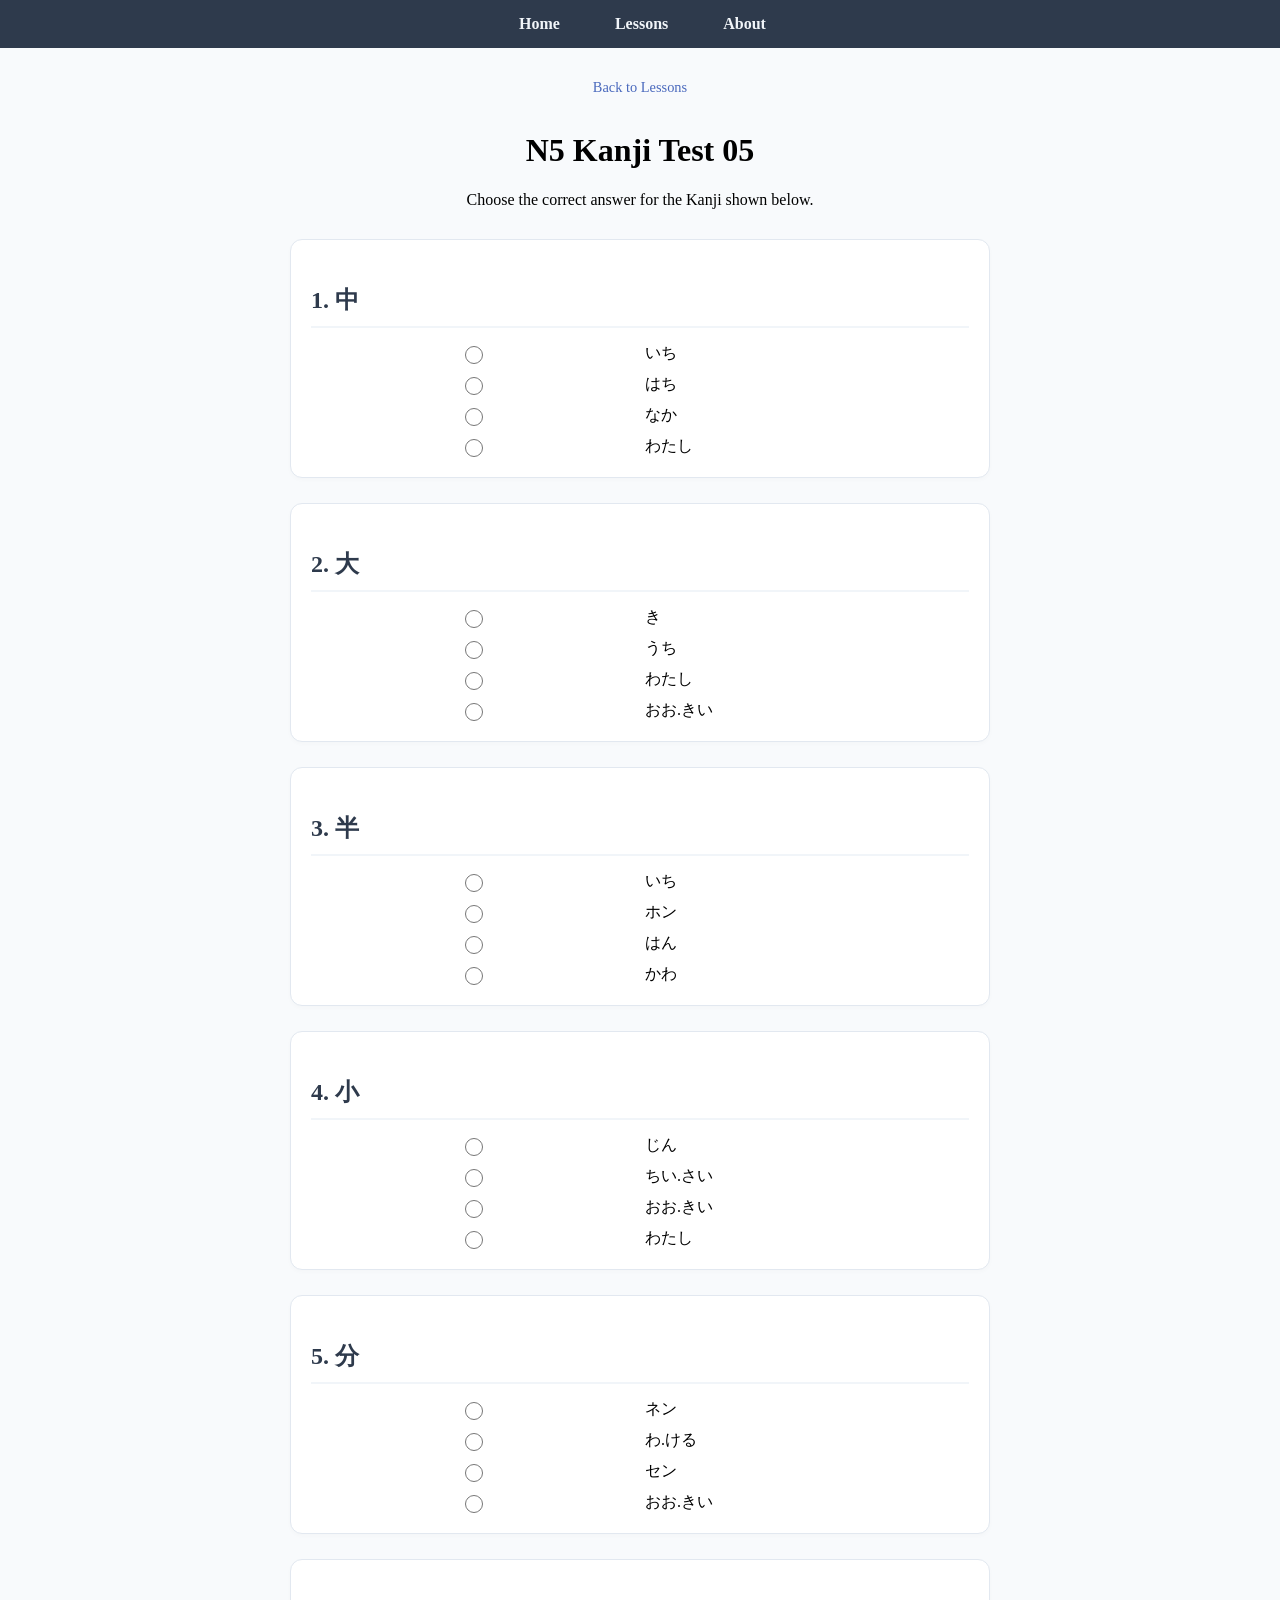
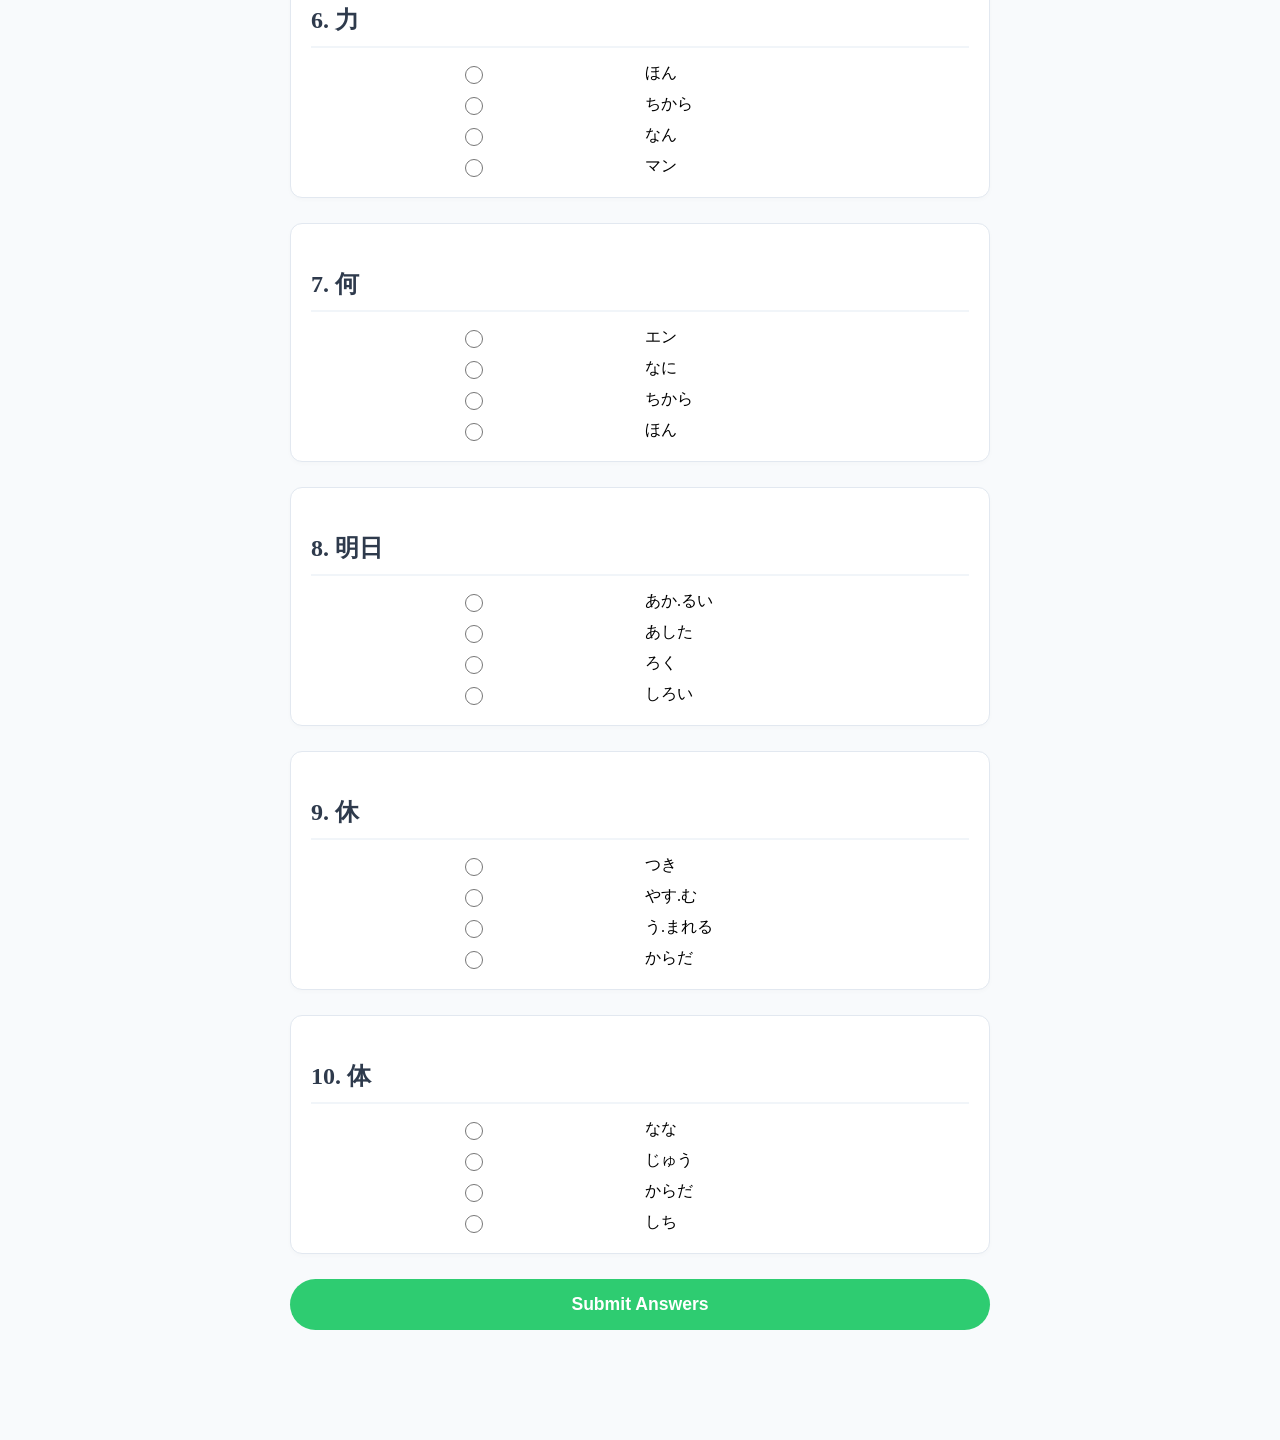
<file: test05.html>
<!DOCTYPE html>
<html lang="en">
<head>
    <meta charset="UTF-8">
    <meta name="viewport" content="width=device-width, initial-scale=1.0">
    <title>Test 05</title>
    <link rel="stylesheet" href="style.css">
</head>
<body>
    <nav class="navbar">
        <a href="index.html"><i class="fas fa-home"></i> Home</a>
        <a href="lesson.html"><i class="fas fa-book"></i> Lessons</a>
        <a href="about.html"><i class="fas fa-info-circle"></i> About</a>
    </nav>

    <div class="test-container">
        <div class="test-header">
            <a href="lesson.html" class="back-link"><i class="fas fa-arrow-left"></i> Back to Lessons</a>
            <h1>N5 Kanji Test 05</h1>
            <p>Choose the correct answer for the Kanji shown below.</p>
        </div>
        <div class="options">
            <div class="question-card">
                <p class="question-text"> 1. 中</p>
                <div class="answer-grid">
                    <input type="radio" id="q1_1" name="1"><label for="q1_1">いち</label>
                    <input type="radio" id="q1_2" name="1"><label for="q1_2">はち</label>
                    <input type="radio" id="q1_3" value="correct" name="1"><label for="q1_3">なか</label>
                    <input type="radio" id="q1_4" name="1"><label for="q1_4">わたし</label>
                </div>
            </div>

            <div class="question-card">
                <p class="question-text"> 2. 大</p>
                <div class="answer-grid">
                    <input type="radio" name="2" id="q2_1"><label for="q2_1">き</label>
                    <input type="radio" name="2" id="q2_2"><label for="q2_2">うち</label>
                    <input type="radio" name="2" id="q2_3"><label for="q2_3">わたし</label>
                    <input type="radio" name="2" value="correct" id="q2_4"><label for="q2_4">おお.きい</label>
                </div>
            </div>

            <div class="question-card">
                <p class="question-text"> 3. 半</p>
                <div class="answer-grid">
                    <input type="radio" name="3" id="q3_1"><label for="q3_1">いち</label>
                    <input type="radio" name="3" id="q3_2"><label for="q3_2">ホン</label>
                    <input type="radio" name="3" value="correct" id="q3_3"><label for="q3_3">はん</label>
                    <input type="radio" name="3" id="q3_4"><label for="q3_4">かわ</label>
                </div>
            </div>

            <div class="question-card">
                <p class="question-text"> 4. 小</p>
                <div class="answer-grid">
                    <input type="radio" name="4" id="q4_1"><label for="q4_1">じん</label>
                    <input type="radio" name="4" value="correct" id="q4_2"><label for="q4_2">ちい.さい</label>
                    <input type="radio" name="4" id="q4_3"><label for="q4_3">おお.きい</label>
                    <input type="radio" name="4" id="q4_4"><label for="q4_4">わたし</label>
                </div>
            </div>

            <div class="question-card">
                <p class="question-text"> 5. 分</p>
                <div class="answer-grid">
                    <input type="radio" name="5" id="q5_1"><label for="q5_1">ネン</label>
                    <input type="radio" name="5" value="correct" id="q5_2"><label for="q5_2">わ.ける</label>
                    <input type="radio" name="5" id="q5_3"><label for="q5_3">セン</label>
                    <input type="radio" name="5" id="q5_4"><label for="q5_4">おお.きい</label>
                </div>
            </div>

            <div class="question-card">
                <p class="question-text"> 6. 力</p>
                <div class="answer-grid">
                    <input type="radio" name="6" id="q6_1"><label for="q6_1">ほん</label>
                    <input type="radio" name="6" value="correct" id="q6_2"><label for="q6_2">ちから</label>
                    <input type="radio" name="6" id="q6_3"><label for="q6_3">なん</label>
                    <input type="radio" name="6" id="q6_4"><label for="q6_4">マン</label>
                </div>
            </div>
            
            <div class="question-card">
                <p class="question-text"> 7. 何</p>
                <div class="answer-grid">
                    <input type="radio" name="7" id="q7_1"><label for="q7_1">エン</label>
                    <input type="radio" name="7" value="correct" id="q7_2"><label for="q7_2">なに</label>
                    <input type="radio" name="7" id="q7_3"><label for="q7_3">ちから</label>
                    <input type="radio" name="7" id="q7_4"><label for="q7_4">ほん</label>
                </div>
            </div>
    
            <div class="question-card">
                <p class="question-text"> 8. 明日</p>
                <div class="answer-grid">
                    <input type="radio" name="8" id="q8_1"><label for="q8_1">あか.るい</label>
                    <input type="radio" name="8" value="correct" id="q8_2"><label for="q8_2"> あした</label>
                    <input type="radio" name="8" id="q8_3"><label for="q8_3">ろく</label>
                    <input type="radio" name="8" id="q8_4"><label for="q8_4">しろい</label>
                </div>
            </div>
            
            <div class="question-card">
                <p class="question-text"> 9. 休</p>
                <div class="answer-grid">
                    <input type="radio" name="9" id="q9_1"><label for="q9_1">つき</label>
                    <input type="radio" name="9" value="correct" id="q9_2"> <label for="q9_2">やす.む</label>
                    <input type="radio" name="9" id="q9_3"><label for="q9_3">う.まれる</label>
                    <input type="radio" name="9" id="q9_4"><label for="q9_4">からだ</label>
                </div>
            </div>

            <div class="question-card">
                <p class="question-text"> 10. 体</p>
                <div class="answer-grid">
                    <input type="radio" name="10" id="q10_1"><label for="q10_1">なな</label>
                    <input type="radio" name="10" id="q10_2"><label for="q10_2">じゅう</label>
                    <input type="radio" name="10" value="correct" id="q10_3"><label for="q10_3">からだ</label>
                    <input type="radio" name="10" id="q10_4"><label for="q10_4">しち</label>
                </div>
            </div>
        </div>

        <div class="submit-section">
            <button type="button" id="submit-btn" class="main-submit-btn">
                <i class="fas fa-check-circle"></i> Submit Answers
            </button>
            <div id="result"></div>
        </div>
    </div>
</body>
<script src="quiz.js"></script>
</html>
</file>
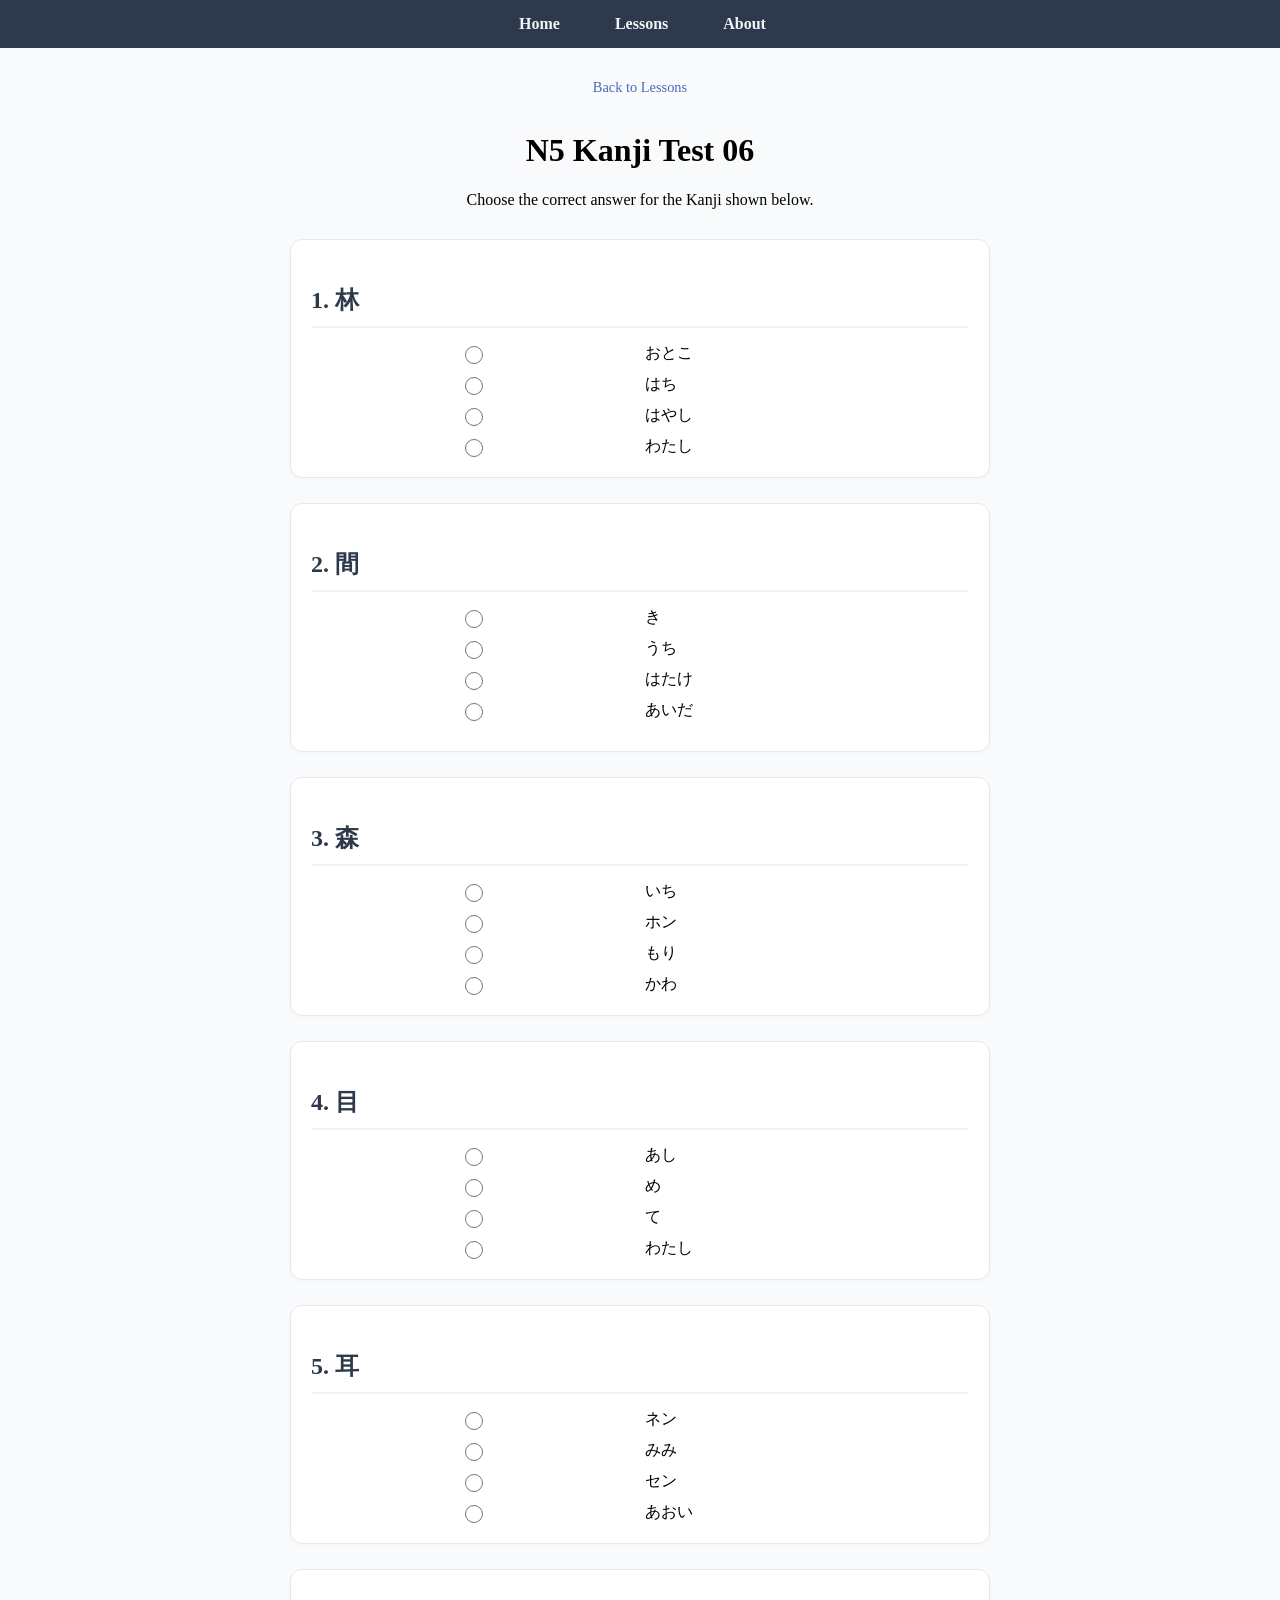
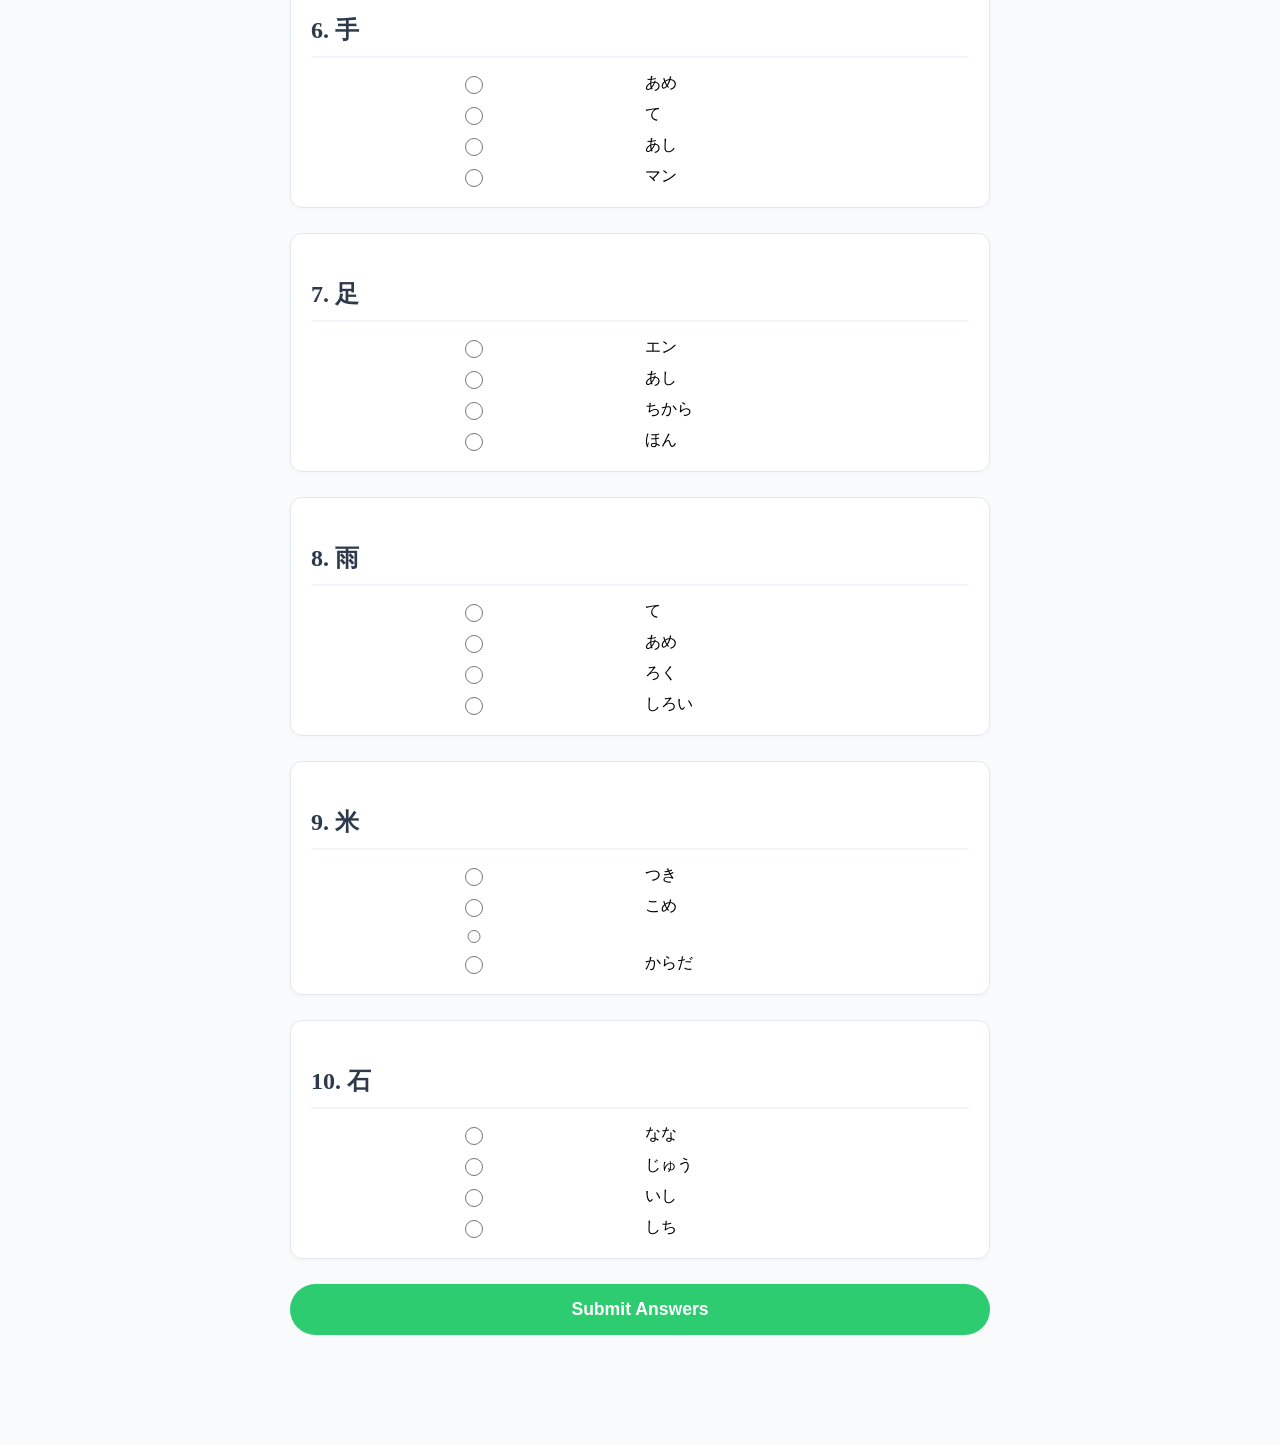
<file: test06.html>
<!DOCTYPE html>
<html lang="en">
<head>
    <meta charset="UTF-8">
    <meta name="viewport" content="width=device-width, initial-scale=1.0">
    <title>Test 06</title>
    <link rel="stylesheet" href="style.css">
</head>
<body>
    <nav class="navbar">
        <a href="index.html"><i class="fas fa-home"></i> Home</a>
        <a href="lesson.html"><i class="fas fa-book"></i> Lessons</a>
        <a href="about.html"><i class="fas fa-info-circle"></i> About</a>
    </nav>

    <div class="test-container">
        <div class="test-header">
            <a href="lesson.html" class="back-link"><i class="fas fa-arrow-left"></i> Back to Lessons</a>
            <h1>N5 Kanji Test 06</h1>
            <p>Choose the correct answer for the Kanji shown below.</p>
        </div>
        <div class="options">
            <div class="question-card">
                <p class="question-text"> 1. 林</p>
                <div class="answer-grid">
                    <input type="radio" id="q1_1" name="1"><label for="q1_1">おとこ</label>
                    <input type="radio" id="q1_2" name="1"><label for="q1_2">はち</label>
                    <input type="radio" id="q1_3" value="correct" name="1"><label for="q1_3">はやし</label>
                    <input type="radio" id="q1_4" name="1"><label for="q1_4">わたし</label>
                </div>
            </div>

            <div class="question-card">
                <p class="question-text"> 2. 間</p>
                <div class="answer-grid">
                    <input type="radio" name="2" id="q2_1"><label for="q2_1">き</label>
                    <input type="radio" name="2" id="q2_2"><label for="q2_2">うち</label>
                    <input type="radio" name="2" id="q2_3"><label for="q2_3">はたけ</label>
                    <input type="radio" name="2" value="correct" id="q2_4">	あいだ<label for="q2_4"></label>
                </div>
            </div>

            <div class="question-card">
                <p class="question-text"> 3. 森</p>
                <div class="answer-grid">
                    <input type="radio" name="3" id="q3_1"><label for="q3_1">いち</label>
                    <input type="radio" name="3" id="q3_2"><label for="q3_2">ホン</label>
                    <input type="radio" name="3" value="correct" id="q3_3"><label for="q3_3">もり</label>
                    <input type="radio" name="3" id="q3_4"><label for="q3_4">かわ</label>
                </div>
            </div>

            <div class="question-card">
                <p class="question-text"> 4. 目</p>
                <div class="answer-grid">
                    <input type="radio" name="4" id="q4_1"><label for="q4_1">あし</label>
                    <input type="radio" name="4" value="correct" id="q4_2"><label for="q4_2">め</label>
                    <input type="radio" name="4" id="q4_3"><label for="q4_3">て</label>
                    <input type="radio" name="4" id="q4_4"><label for="q4_4">わたし</label>
                </div>
            </div>

            <div class="question-card">
                <p class="question-text"> 5. 耳</p>
                <div class="answer-grid">
                    <input type="radio" name="5" id="q5_1"><label for="q5_1">ネン</label>
                    <input type="radio" name="5" value="correct" id="q5_2"><label for="q5_2">みみ</label>
                    <input type="radio" name="5" id="q5_3"><label for="q5_3">セン</label>
                    <input type="radio" name="5" id="q5_4"><label for="q5_4">あおい</label>
                </div>
            </div>

            <div class="question-card">
                <p class="question-text"> 6. 手</p>
                <div class="answer-grid">
                    <input type="radio" name="6" id="q6_1"><label for="q6_1">あめ</label>
                    <input type="radio" name="6" value="correct" id="q6_2"><label for="q6_2">て</label>
                    <input type="radio" name="6" id="q6_3"><label for="q6_3">あし</label>
                    <input type="radio" name="6" id="q6_4"><label for="q6_4">マン</label>
                </div>
            </div>
            
            <div class="question-card">
                <p class="question-text"> 7. 足</p>
                <div class="answer-grid">
                    <input type="radio" name="7" id="q7_1"><label for="q7_1">エン</label>
                    <input type="radio" name="7" value="correct" id="q7_2"><label for="q7_2">あし</label>
                    <input type="radio" name="7" id="q7_3"><label for="q7_3">ちから</label>
                    <input type="radio" name="7" id="q7_4"><label for="q7_4">ほん</label>
                </div>
            </div>
    
            <div class="question-card">
                <p class="question-text"> 8. 雨</p>
                <div class="answer-grid">
                    <input type="radio" name="8" id="q8_1"><label for="q8_1">て</label>
                    <input type="radio" name="8" value="correct" id="q8_2"><label for="q8_2"> あめ</label>
                    <input type="radio" name="8" id="q8_3"><label for="q8_3">ろく</label>
                    <input type="radio" name="8" id="q8_4"><label for="q8_4">しろい</label>
                </div>
            </div>
            
            <div class="question-card">
                <p class="question-text"> 9. 米</p>
                <div class="answer-grid">
                    <input type="radio" name="9" id="q9_1"><label for="q9_1">つき</label>
                    <input type="radio" name="9" value="correct" id="q9_2"> <label for="q9_2">こめ</label>
                    <input type="radio" name="9" id="q9_3"><label for="q9_3"></label>
                    <input type="radio" name="9" id="q9_4"><label for="q9_4">からだ</label>
                </div>
            </div>

            <div class="question-card">
                <p class="question-text"> 10. 石</p>
                <div class="answer-grid">
                    <input type="radio" name="10" id="q10_1"><label for="q10_1">なな</label>
                    <input type="radio" name="10" id="q10_2"><label for="q10_2">じゅう</label>
                    <input type="radio" name="10" value="correct" id="q10_3"><label for="q10_3">いし</label>
                    <input type="radio" name="10" id="q10_4"><label for="q10_4">しち</label>
                </div>
            </div>
        </div>

        <div class="submit-section">
            <button type="button" id="submit-btn" class="main-submit-btn">
                <i class="fas fa-check-circle"></i> Submit Answers
            </button>
            <div id="result"></div>
        </div>
    </div>
</body>
<script src="quiz.js"></script>
</html>
</file>
<file: style.css>
body{
    
     background-color: #f8fafc;
     display: flex;
     flex-direction: column;
     justify-content: center;
     align-items: center;
     margin: 0;
     width: 100%;

}
.container{
    text-align: center;
    display: flex;
    flex-direction: column;
    justify-content: space-between;
    align-items: center;

}


.navbar{
    width: 100%;
    background-color: #2e3a4c;
    display: flex;
    justify-content: center;
    align-items: center;
    position: sticky;
    gap: 20px;
    padding: 15px;
}

.navbar a{
    color: #f1f5f9; 
    text-decoration: none; 
    font-weight: bold;
    padding: 0 15px;

}

button{
    border-radius: 5px;
    background-color: #4a69bd;
    color: black;
    cursor: pointer;

}
/* Styling for the Lesson Page Header */
.lesson-header {
    margin-top: 40px;
    margin-bottom: 30px;
    color: #2e3a4c;
}

.lesson-header i {
    font-size: 50px;
    color: #4a69bd;
    margin-bottom: 10px;
}

.lesson-header p {
    color: #64748b;
    font-size: 0.95rem;
}

/* Enhancing the List into Cards */
.lessons {
    width: 90%; /* Responsive width */
    max-width: 600px;
}
.l1 {
    padding: 0;
}

.l1 li {
    background-color: #ffffff;
    margin: 10px 0;
    border-radius: 12px; /* Smoother corners */
    border: 1px solid #e2e8f0;
    transition: all 0.3s ease;
    padding: 0; /* Remove padding from li to make the whole area clickable */
}

.l1 li:hover {
    border-color: #4a69bd;
    transform: translateX(5px);
    box-shadow: 0 4px 12px rgba(0, 0, 0, 0.05);
}

/* Making the entire row clickable */
.l1 li a {
    display: flex;
    align-items: center;
    padding: 20px;
    color: #334155;
    width: 100%;
    box-sizing: border-box;
}

.l1 li a i:first-child {
    color: #4a69bd;
    margin-right: 15px;
    font-size: 1.2rem;
}

.l1 li a span {
    flex-grow: 1; /* Pushes the arrow to the right */
    font-weight: 500;
}

.l1 li a .arrow {
    font-size: 0.8rem;
    color: #cbd5e1;
    transition: color 0.3s;
}

.l1 li:hover .arrow {
    color: #4a69bd;
}

/* Container for the Test */
.test-container {
    width: 90%;
    max-width: 700px;
    padding-bottom: 50px;
}

.test-header {
    text-align: center;
    margin: 30px 0;
}

.back-link {
    text-decoration: none;
    color: #4a69bd;
    font-size: 0.9rem;
    display: inline-block;
    margin-bottom: 15px;
}

/* Question Card Styling */
.question-card {
    background: white;
    border-radius: 12px;
    padding: 20px;
    margin-bottom: 25px;
    border: 1px solid #e2e8f0;
    box-shadow: 0 2px 5px rgba(0,0,0,0.02);
}

.question-text {
    font-size: 1.5rem; /* Larger Kanji font */
    font-weight: bold;
    color: #2e3a4c;
    margin-bottom: 15px !important;
    border-bottom: 2px solid #f1f5f9;
    padding-bottom: 10px;
}

/* Grid Layout for Answers */
.answer-grid {
    display: grid;
    grid-template-columns: 1fr 1fr; /* Two columns */
    gap: 10px;
}

/* Submit Button */
.main-submit-btn {
    background-color: #2ecc71;
    color: white;
    padding: 15px 30px;
    font-size: 1.1rem;
    font-weight: bold;
    border-radius: 50px;
    border: none;
    cursor: pointer;
    transition: all 0.3s;
    width: 100%;
}

.main-submit-btn:hover {
    background-color: #27ae60;
    transform: scale(1.02);
}

/* Result*/
#result {
    margin-top: 20px;
    padding: 20px;
    border-radius: 8px;
    line-height: 1.6;
}

.correct-label {
    background-color: #d4edda !important;
    color: #155724 !important;            
    border: 1px solid #c3e6cb;
}


.wrong-label {
    background-color: #f8d7da !important; 
    color: #721c24 !important;           
    border: 1px solid #f5c6cb;
}

.hero-section {
    padding: 60px 20px;
    max-width: 800px;
    margin: 0 auto;
}

.icon-box {
    font-size: 80px;
    color: #4a69bd;
    margin-bottom: 20px;
}

.hero-section h1 {
    font-size: 2.5rem;
    color: #2e3a4c;
    margin-bottom: 10px;
}

.hero-section p {
    font-size: 1.1rem;
    color: #64748b;
    margin-bottom: 30px;
}
.main-start-btn {
    padding: 15px 40px;
    font-size: 1.2rem;
    font-weight: bold;
    color: white;
    border: none;
    transition: transform 0.2s, background-color 0.2s;
    display: flex;
    align-items: center;
    gap: 10px;
}

.main-start-btn:hover {
    background-color: #324c91;
    transform: translateY(-3px);
    box-shadow: 0 4px 12px rgba(74, 105, 189, 0.3);
}

.main-start-btn i {
    font-size: 1.4rem;
}

/* Navbar Icon Spacing */
.navbar a i {
    margin-right: 5px;
}

.modal {
    display: none;
    position: fixed; 
    z-index: 1000; 
    left: 0;
    top: 0;
    width: 100%; 
    height: 100%; 
    background-color: rgba(0,0,0,0.5);
    backdrop-filter: blur(4px);
}

/* Modal Content Box */
.modal-content {
    background-color: #fefefe;
    margin: 15% auto; 
    padding: 30px;
    border-radius: 15px;
    width: 80%;
    max-width: 400px;
    text-align: center;
    box-shadow: 0 5px 15px rgba(0,0,0,0.3);
    position: relative;
    animation: slideIn 0.3s ease-out;
}

@keyframes slideIn {
    from {transform: translateY(-50px); opacity: 0;}
    to {transform: translateY(0); opacity: 1;}
}

/* Close Button */
.close-btn {
    background-color: #4a69bd;
    color: white;
    padding: 10px 20px;
    border: none;
    border-radius: 5px;
    cursor: pointer;
    font-weight: bold;
    margin-top: 20px;
}

.modal-icon {
    font-size: 50px;
    margin-bottom: 15px;
}
/* About Page Specific Styles */
.about-section {
    padding: 60px 20px;
    display: flex;
    justify-content: center;
}

.about-card {
    background: white;
    padding: 40px;
    border-radius: 15px;
    border: 1px solid #e2e8f0;
    box-shadow: 0 4px 20px rgba(0,0,0,0.05);
    max-width: 500px;
    text-align: center;
}

.about-icon {
    font-size: 50px;
    color: #4a69bd;
    margin-bottom: 20px;
}

.about-card h2 {
    color: #2e3a4c;
    margin-bottom: 15px;
    font-size: 1.8rem;
}

.about-card p {
    color: #64748b;
    line-height: 1.6;
    margin-bottom: 25px;
}

/* Feature List Styling */
.about-features {
    display: flex;
    justify-content: space-around;
    flex-wrap: wrap;
    gap: 15px;
    margin-bottom: 25px;
}

.feature {
    display: flex;
    flex-direction: column;
    align-items: center;
    font-size: 0.85rem;
    color: #475569;
}

.feature i {
    font-size: 1.2rem;
    color: #2ecc71; /* Green color for success/features */
    margin-bottom: 5px;
}

hr {
    border: 0;
    border-top: 1px solid #f1f5f9;
    margin: 20px 0;
}

.thanks-note {
    font-style: italic;
    font-weight: bold;
    color: #4a69bd !important;
}
</file>
